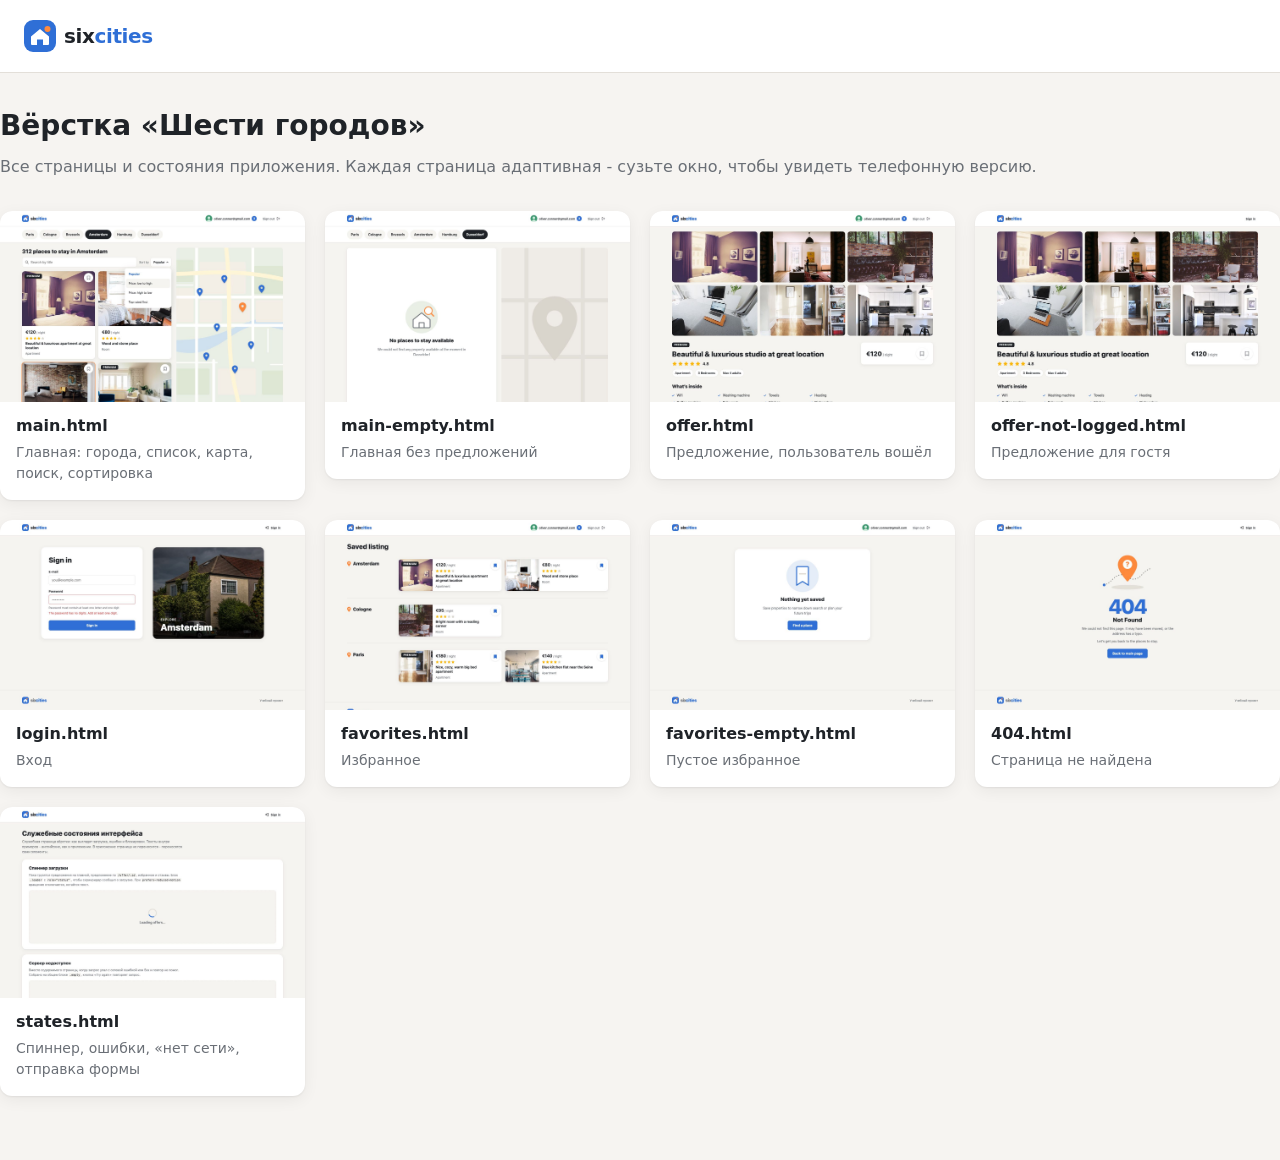
<file: markup/index.html>
<!DOCTYPE html>
<html lang="ru">
<head>
  <meta charset="utf-8">
  <meta name="viewport" content="width=device-width, initial-scale=1">
  <title>Six Cities - вёрстка</title>
  <link rel="icon" href="img/logo.svg">
  <link rel="stylesheet" href="css/main.css">
  <style>
    .catalog { padding: 32px 0 64px; }
    .catalog__title { margin-bottom: 8px; font-size: 28px; font-weight: 800; }
    .catalog__lead { margin-bottom: 32px; color: var(--color-muted); }
    .catalog__list { display: grid; grid-template-columns: repeat(auto-fill, minmax(260px, 1fr)); gap: 20px; }
    .catalog__item { display: flex; flex-direction: column; border-radius: var(--radius-m); background: var(--color-surface); box-shadow: var(--shadow-card); overflow: hidden; }
    .catalog__item:hover { box-shadow: 0 0 0 2px var(--color-primary), var(--shadow-card); }
    .catalog__preview { aspect-ratio: 16 / 10; object-fit: cover; object-position: top; background: var(--color-line); }
    .catalog__name { padding: 12px 16px 4px; font-weight: 700; }
    .catalog__text { padding: 0 16px 16px; color: var(--color-muted); font-size: 14px; }
  </style>
</head>
<body>
<div class="page">
  <header class="header">
    <div class="container header__inner">
      <a class="logo" href="index.html">
        <img class="logo__mark" src="img/logo.svg" width="32" height="32" alt="">
        <span class="logo__text">six<span>cities</span></span>
      </a>
    </div>
  </header>
  <main class="page__main container catalog">
    <h1 class="catalog__title">Вёрстка «Шести городов»</h1>
    <p class="catalog__lead">Все страницы и состояния приложения. Каждая страница адаптивная - сузьте окно, чтобы увидеть телефонную версию.</p>
    <ul class="catalog__list">
      <li><a class="catalog__item" href="main.html"><img class="catalog__preview" src="screenshots/main-desktop.jpg" alt=""><span class="catalog__name">main.html</span><span class="catalog__text">Главная: города, список, карта, поиск, сортировка</span></a></li>
      <li><a class="catalog__item" href="main-empty.html"><img class="catalog__preview" src="screenshots/main-empty-desktop.jpg" alt=""><span class="catalog__name">main-empty.html</span><span class="catalog__text">Главная без предложений</span></a></li>
      <li><a class="catalog__item" href="offer.html"><img class="catalog__preview" src="screenshots/offer-desktop.jpg" alt=""><span class="catalog__name">offer.html</span><span class="catalog__text">Предложение, пользователь вошёл</span></a></li>
      <li><a class="catalog__item" href="offer-not-logged.html"><img class="catalog__preview" src="screenshots/offer-not-logged-desktop.jpg" alt=""><span class="catalog__name">offer-not-logged.html</span><span class="catalog__text">Предложение для гостя</span></a></li>
      <li><a class="catalog__item" href="login.html"><img class="catalog__preview" src="screenshots/login-desktop.jpg" alt=""><span class="catalog__name">login.html</span><span class="catalog__text">Вход</span></a></li>
      <li><a class="catalog__item" href="favorites.html"><img class="catalog__preview" src="screenshots/favorites-desktop.jpg" alt=""><span class="catalog__name">favorites.html</span><span class="catalog__text">Избранное</span></a></li>
      <li><a class="catalog__item" href="favorites-empty.html"><img class="catalog__preview" src="screenshots/favorites-empty-desktop.jpg" alt=""><span class="catalog__name">favorites-empty.html</span><span class="catalog__text">Пустое избранное</span></a></li>
      <li><a class="catalog__item" href="404.html"><img class="catalog__preview" src="screenshots/404-desktop.jpg" alt=""><span class="catalog__name">404.html</span><span class="catalog__text">Страница не найдена</span></a></li>
      <li><a class="catalog__item" href="states.html"><img class="catalog__preview" src="screenshots/states-desktop.jpg" alt=""><span class="catalog__name">states.html</span><span class="catalog__text">Спиннер, ошибки, «нет сети», отправка формы</span></a></li>
    </ul>
  </main>
</div>
</body>
</html>
</file>
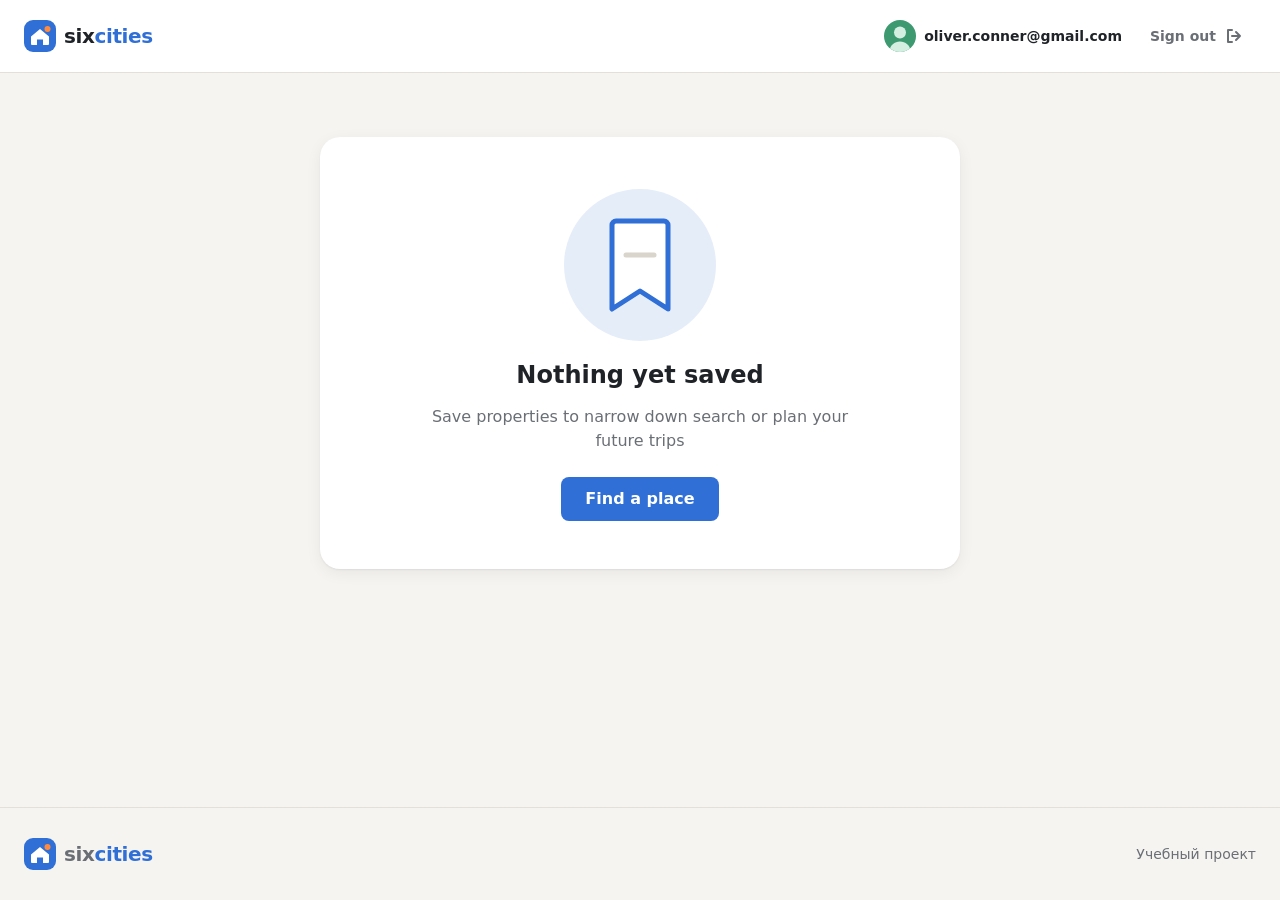
<file: markup/favorites-empty.html>
<!DOCTYPE html>
<html lang="en">
<head>
  <meta charset="utf-8">
  <meta name="viewport" content="width=device-width, initial-scale=1">
  <title>Six Cities - Favorites (0)</title>
  <link rel="icon" href="img/logo.svg">
  <link rel="stylesheet" href="css/main.css">
  <link rel="stylesheet" href="css/pages/favorites.css">
</head>
<body>
  <svg width="0" height="0" class="visually-hidden" aria-hidden="true">
    <symbol id="icon-bookmark" viewBox="0 0 20 20"><path d="M5 2.5h10a1 1 0 0 1 1 1V18l-6-3.8L4 18V3.5a1 1 0 0 1 1-1z" stroke-linejoin="round"/></symbol>
    <symbol id="icon-pin" viewBox="0 0 28 38"><path d="M14 0C6.3 0 0 6.1 0 13.7 0 24 14 38 14 38s14-14 14-24.3C28 6.1 21.7 0 14 0zm0 19a5.2 5.2 0 1 1 0-10.4A5.2 5.2 0 0 1 14 19z"/></symbol>
    <symbol id="icon-search" viewBox="0 0 20 20"><circle cx="8.5" cy="8.5" r="6"/><path d="m13 13 5 5" stroke-linecap="round"/></symbol>
    <symbol id="icon-arrow" viewBox="0 0 12 12"><path d="m2 4 4 4 4-4" stroke-linecap="round" stroke-linejoin="round"/></symbol>
    <symbol id="icon-star" viewBox="0 0 24 24"><path d="m12 2.5 2.9 6 6.6.9-4.8 4.6 1.2 6.5L12 17.4l-5.9 3.1 1.2-6.5L2.5 9.4l6.6-.9z"/></symbol>
    <symbol id="icon-alert" viewBox="0 0 20 20"><circle cx="10" cy="10" r="8"/><path d="M10 6v5M10 14h.01" stroke-linecap="round"/></symbol>
    <symbol id="icon-close" viewBox="0 0 20 20"><path d="m5 5 10 10M15 5 5 15" stroke-linecap="round"/></symbol>
  </svg>

<div class="page">
  <header class="header">
    <div class="container header__inner">
      <a class="logo" href="main.html" aria-label="Шесть городов - на главную">
        <img class="logo__mark" src="img/logo.svg" width="32" height="32" alt="">
        <span class="logo__text">six<span>cities</span></span>
      </a>
      <nav class="user-nav" aria-label="Пользователь">
        <a class="user-nav__link" href="favorites.html">
          <img class="user-nav__avatar" src="img/avatars/user-3.svg" width="32" height="32" alt="">
          <span class="user-nav__email">oliver.conner@gmail.com</span>
        </a>
        <a class="user-nav__link user-nav__link--signout" href="main.html">
          <span class="user-nav__label">Sign out</span>
          <svg width="20" height="20" viewBox="0 0 20 20" fill="none" stroke="currentColor" stroke-width="2" aria-hidden="true"><path d="M8 4H4v12h4M12 6l4 4-4 4M16 10H8" stroke-linecap="round" stroke-linejoin="round"/></svg>
        </a>
      </nav>
    </div>
  </header>

  <main class="page__main">
    <div class="container favorites favorites--empty">
      <h1 class="visually-hidden">Favorites (empty)</h1>
      <section class="empty favorites__empty" aria-labelledby="favorites-empty-title">
        <img class="empty__image" src="img/nothing-saved.svg" width="160" height="160" alt="">
        <h2 class="empty__title" id="favorites-empty-title">Nothing yet saved</h2>
        <p class="empty__text">Save properties to narrow down search or plan your future trips</p>
        <a class="button favorites__find" href="main.html">Find a place</a>
      </section>
    </div>
  </main>

  <footer class="footer">
    <div class="container footer__inner">
      <a class="logo" href="main.html" aria-label="Шесть городов - на главную">
        <img class="logo__mark" src="img/logo.svg" width="32" height="32" alt="">
        <span class="logo__text">six<span>cities</span></span>
      </a>
      <p>Учебный проект</p>
    </div>
  </footer>
</div>
</body>
</html>
</file>
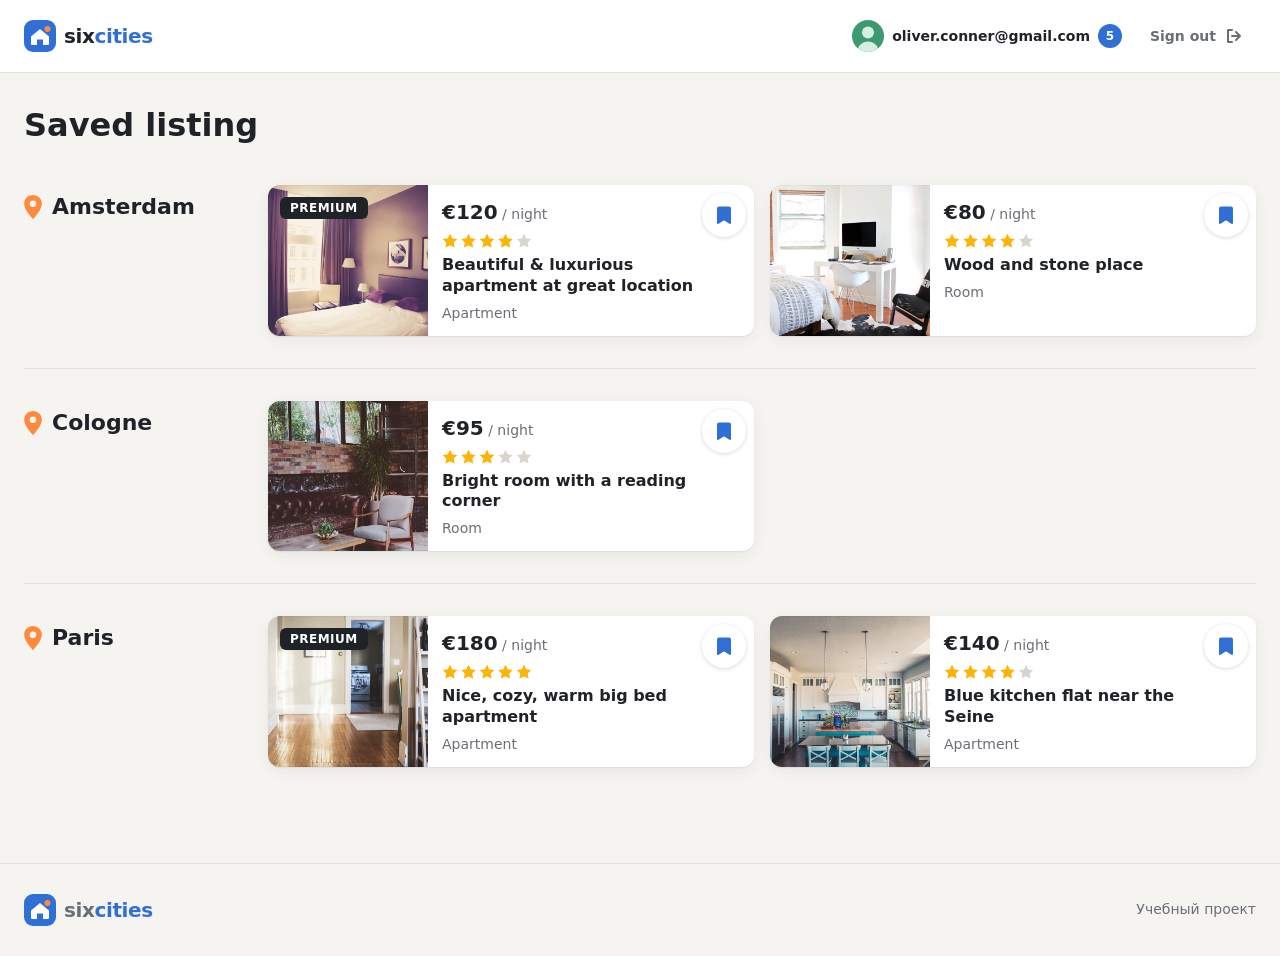
<file: markup/favorites.html>
<!DOCTYPE html>
<html lang="en">
<head>
  <meta charset="utf-8">
  <meta name="viewport" content="width=device-width, initial-scale=1">
  <title>Six Cities - Favorites (5)</title>
  <link rel="icon" href="img/logo.svg">
  <link rel="stylesheet" href="css/main.css">
  <link rel="stylesheet" href="css/pages/favorites.css">
</head>
<body>
  <svg width="0" height="0" class="visually-hidden" aria-hidden="true">
    <symbol id="icon-bookmark" viewBox="0 0 20 20"><path d="M5 2.5h10a1 1 0 0 1 1 1V18l-6-3.8L4 18V3.5a1 1 0 0 1 1-1z" stroke-linejoin="round"/></symbol>
    <symbol id="icon-pin" viewBox="0 0 28 38"><path d="M14 0C6.3 0 0 6.1 0 13.7 0 24 14 38 14 38s14-14 14-24.3C28 6.1 21.7 0 14 0zm0 19a5.2 5.2 0 1 1 0-10.4A5.2 5.2 0 0 1 14 19z"/></symbol>
    <symbol id="icon-search" viewBox="0 0 20 20"><circle cx="8.5" cy="8.5" r="6"/><path d="m13 13 5 5" stroke-linecap="round"/></symbol>
    <symbol id="icon-arrow" viewBox="0 0 12 12"><path d="m2 4 4 4 4-4" stroke-linecap="round" stroke-linejoin="round"/></symbol>
    <symbol id="icon-star" viewBox="0 0 24 24"><path d="m12 2.5 2.9 6 6.6.9-4.8 4.6 1.2 6.5L12 17.4l-5.9 3.1 1.2-6.5L2.5 9.4l6.6-.9z"/></symbol>
    <symbol id="icon-alert" viewBox="0 0 20 20"><circle cx="10" cy="10" r="8"/><path d="M10 6v5M10 14h.01" stroke-linecap="round"/></symbol>
    <symbol id="icon-close" viewBox="0 0 20 20"><path d="m5 5 10 10M15 5 5 15" stroke-linecap="round"/></symbol>
  </svg>

<div class="page">
  <header class="header">
    <div class="container header__inner">
      <a class="logo" href="main.html" aria-label="Шесть городов - на главную">
        <img class="logo__mark" src="img/logo.svg" width="32" height="32" alt="">
        <span class="logo__text">six<span>cities</span></span>
      </a>
      <nav class="user-nav" aria-label="Пользователь">
        <a class="user-nav__link" href="favorites.html">
          <img class="user-nav__avatar" src="img/avatars/user-3.svg" width="32" height="32" alt="">
          <span class="user-nav__email">oliver.conner@gmail.com</span>
          <span class="user-nav__count" aria-label="В избранном: 5">5</span>
        </a>
        <a class="user-nav__link user-nav__link--signout" href="main.html">
          <span class="user-nav__label">Sign out</span>
          <svg width="20" height="20" viewBox="0 0 20 20" fill="none" stroke="currentColor" stroke-width="2" aria-hidden="true"><path d="M8 4H4v12h4M12 6l4 4-4 4M16 10H8" stroke-linecap="round" stroke-linejoin="round"/></svg>
        </a>
      </nav>
    </div>
  </header>

  <main class="page__main">
    <div class="container favorites">
      <h1 class="favorites__title">Saved listing</h1>
      <ul class="favorites__list">
        <li class="favorites__group">
          <section class="favorites__city" aria-labelledby="fav-amsterdam">
            <h2 class="favorites__city-title" id="fav-amsterdam">
              <a class="favorites__city-link" href="main.html">
                <svg class="favorites__city-icon" aria-hidden="true"><use href="#icon-pin"></use></svg>
                Amsterdam
              </a>
            </h2>
            <div class="favorites__places">
              <article class="place-card place-card--row">
                <div class="place-card__image-wrapper">
                  <img class="place-card__image" src="img/offers/1.jpg" width="400" height="300" alt="Apartment">
                  <span class="badge place-card__badge">Premium</span>
                </div>
                <div class="place-card__info">
                  <p class="place-card__price"><b>&euro;120</b> / night</p>
                  <div class="rating" aria-label="Rating 4 of 5"><span class="rating__fill" style="--rating: 80%"></span></div>
                  <h3 class="place-card__title"><a href="offer.html">Beautiful &amp; luxurious apartment at great location</a></h3>
                  <p class="place-card__type">apartment</p>
                </div>
                <button class="bookmark place-card__bookmark bookmark--active" type="button" aria-pressed="true">
                  <svg aria-hidden="true"><use href="#icon-bookmark"></use></svg>
                  <span class="visually-hidden">Remove from favorites</span>
                </button>
              </article>
              <article class="place-card place-card--row">
                <div class="place-card__image-wrapper">
                  <img class="place-card__image" src="img/offers/2.jpg" width="400" height="300" alt="Room">
                </div>
                <div class="place-card__info">
                  <p class="place-card__price"><b>&euro;80</b> / night</p>
                  <div class="rating" aria-label="Rating 4 of 5"><span class="rating__fill" style="--rating: 80%"></span></div>
                  <h3 class="place-card__title"><a href="offer.html">Wood and stone place</a></h3>
                  <p class="place-card__type">room</p>
                </div>
                <button class="bookmark place-card__bookmark bookmark--active" type="button" aria-pressed="true">
                  <svg aria-hidden="true"><use href="#icon-bookmark"></use></svg>
                  <span class="visually-hidden">Remove from favorites</span>
                </button>
              </article>
            </div>
          </section>
        </li>
        <li class="favorites__group">
          <section class="favorites__city" aria-labelledby="fav-cologne">
            <h2 class="favorites__city-title" id="fav-cologne">
              <a class="favorites__city-link" href="main.html">
                <svg class="favorites__city-icon" aria-hidden="true"><use href="#icon-pin"></use></svg>
                Cologne
              </a>
            </h2>
            <div class="favorites__places">
              <article class="place-card place-card--row">
                <div class="place-card__image-wrapper">
                  <img class="place-card__image" src="img/offers/6.jpg" width="400" height="300" alt="Room">
                </div>
                <div class="place-card__info">
                  <p class="place-card__price"><b>&euro;95</b> / night</p>
                  <div class="rating" aria-label="Rating 3 of 5"><span class="rating__fill" style="--rating: 60%"></span></div>
                  <h3 class="place-card__title"><a href="offer.html">Bright room with a reading corner</a></h3>
                  <p class="place-card__type">room</p>
                </div>
                <button class="bookmark place-card__bookmark bookmark--active" type="button" aria-pressed="true">
                  <svg aria-hidden="true"><use href="#icon-bookmark"></use></svg>
                  <span class="visually-hidden">Remove from favorites</span>
                </button>
              </article>
            </div>
          </section>
        </li>
        <li class="favorites__group">
          <section class="favorites__city" aria-labelledby="fav-paris">
            <h2 class="favorites__city-title" id="fav-paris">
              <a class="favorites__city-link" href="main.html">
                <svg class="favorites__city-icon" aria-hidden="true"><use href="#icon-pin"></use></svg>
                Paris
              </a>
            </h2>
            <div class="favorites__places">
              <article class="place-card place-card--row">
                <div class="place-card__image-wrapper">
                  <img class="place-card__image" src="img/offers/10.jpg" width="400" height="300" alt="Apartment">
                  <span class="badge place-card__badge">Premium</span>
                </div>
                <div class="place-card__info">
                  <p class="place-card__price"><b>&euro;180</b> / night</p>
                  <div class="rating" aria-label="Rating 5 of 5"><span class="rating__fill" style="--rating: 100%"></span></div>
                  <h3 class="place-card__title"><a href="offer.html">Nice, cozy, warm big bed apartment</a></h3>
                  <p class="place-card__type">apartment</p>
                </div>
                <button class="bookmark place-card__bookmark bookmark--active" type="button" aria-pressed="true">
                  <svg aria-hidden="true"><use href="#icon-bookmark"></use></svg>
                  <span class="visually-hidden">Remove from favorites</span>
                </button>
              </article>
              <article class="place-card place-card--row">
                <div class="place-card__image-wrapper">
                  <img class="place-card__image" src="img/offers/11.jpg" width="400" height="300" alt="Apartment">
                </div>
                <div class="place-card__info">
                  <p class="place-card__price"><b>&euro;140</b> / night</p>
                  <div class="rating" aria-label="Rating 4 of 5"><span class="rating__fill" style="--rating: 80%"></span></div>
                  <h3 class="place-card__title"><a href="offer.html">Blue kitchen flat near the Seine</a></h3>
                  <p class="place-card__type">apartment</p>
                </div>
                <button class="bookmark place-card__bookmark bookmark--active" type="button" aria-pressed="true">
                  <svg aria-hidden="true"><use href="#icon-bookmark"></use></svg>
                  <span class="visually-hidden">Remove from favorites</span>
                </button>
              </article>
            </div>
          </section>
        </li>
      </ul>
    </div>
  </main>

  <footer class="footer">
    <div class="container footer__inner">
      <a class="logo" href="main.html" aria-label="Шесть городов - на главную">
        <img class="logo__mark" src="img/logo.svg" width="32" height="32" alt="">
        <span class="logo__text">six<span>cities</span></span>
      </a>
      <p>Учебный проект</p>
    </div>
  </footer>
</div>
</body>
</html>
</file>
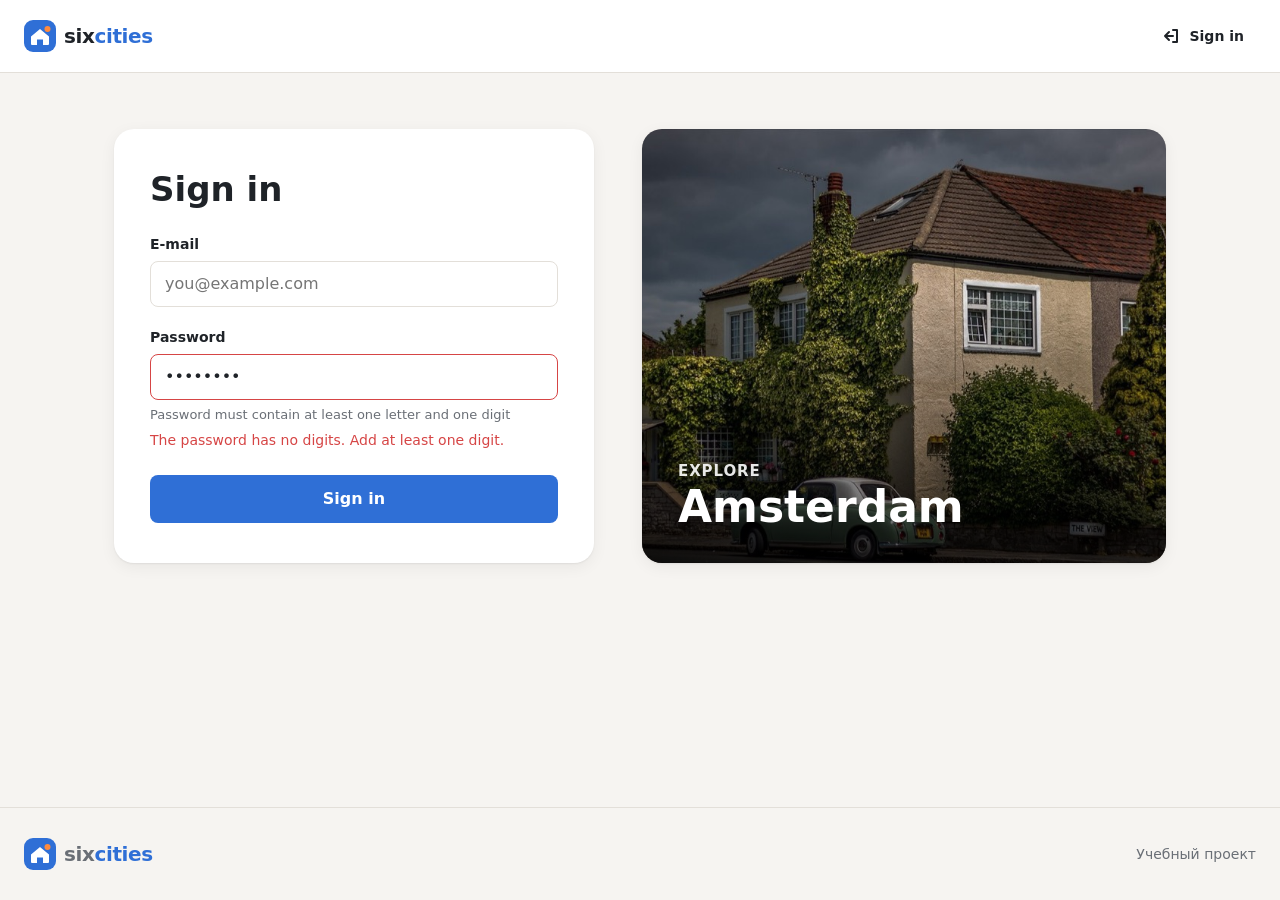
<file: markup/login.html>
<!DOCTYPE html>
<html lang="en">
<head>
  <meta charset="utf-8">
  <meta name="viewport" content="width=device-width, initial-scale=1">
  <title>Six Cities - Login</title>
  <link rel="icon" href="img/logo.svg">
  <link rel="stylesheet" href="css/main.css">
  <link rel="stylesheet" href="css/pages/login.css">
</head>
<body>
  <svg width="0" height="0" class="visually-hidden" aria-hidden="true">
    <symbol id="icon-bookmark" viewBox="0 0 20 20"><path d="M5 2.5h10a1 1 0 0 1 1 1V18l-6-3.8L4 18V3.5a1 1 0 0 1 1-1z" stroke-linejoin="round"/></symbol>
    <symbol id="icon-pin" viewBox="0 0 28 38"><path d="M14 0C6.3 0 0 6.1 0 13.7 0 24 14 38 14 38s14-14 14-24.3C28 6.1 21.7 0 14 0zm0 19a5.2 5.2 0 1 1 0-10.4A5.2 5.2 0 0 1 14 19z"/></symbol>
    <symbol id="icon-search" viewBox="0 0 20 20"><circle cx="8.5" cy="8.5" r="6"/><path d="m13 13 5 5" stroke-linecap="round"/></symbol>
    <symbol id="icon-arrow" viewBox="0 0 12 12"><path d="m2 4 4 4 4-4" stroke-linecap="round" stroke-linejoin="round"/></symbol>
    <symbol id="icon-star" viewBox="0 0 24 24"><path d="m12 2.5 2.9 6 6.6.9-4.8 4.6 1.2 6.5L12 17.4l-5.9 3.1 1.2-6.5L2.5 9.4l6.6-.9z"/></symbol>
    <symbol id="icon-alert" viewBox="0 0 20 20"><circle cx="10" cy="10" r="8"/><path d="M10 6v5M10 14h.01" stroke-linecap="round"/></symbol>
    <symbol id="icon-close" viewBox="0 0 20 20"><path d="m5 5 10 10M15 5 5 15" stroke-linecap="round"/></symbol>
  </svg>

<div class="page">
  <header class="header">
    <div class="container header__inner">
      <a class="logo" href="main.html" aria-label="Шесть городов - на главную">
        <img class="logo__mark" src="img/logo.svg" width="32" height="32" alt="">
        <span class="logo__text">six<span>cities</span></span>
      </a>
      <!-- Шапка гостя: вместо email и Sign out - одна ссылка на вход -->
      <nav class="user-nav" aria-label="Пользователь">
        <a class="user-nav__link" href="login.html" aria-current="page">
          <svg width="20" height="20" viewBox="0 0 20 20" fill="none" stroke="currentColor" stroke-width="2" aria-hidden="true"><path d="M12 4h4v12h-4M8 6l-4 4 4 4M4 10h8" stroke-linecap="round" stroke-linejoin="round"/></svg>
          Sign in
        </a>
      </nav>
    </div>
  </header>

  <main class="page__main">
    <div class="container login">
      <section class="login__panel" aria-labelledby="login-title">
        <h1 class="login__title" id="login-title">Sign in</h1>

        <!-- Состояние ошибки: у поля .field--error и aria-invalid, под полем .form-error -->
        <form class="login__form" action="#" method="post" novalidate>
          <div class="login__group">
            <label class="login__label" for="login-email">E-mail</label>
            <input class="field" id="login-email" type="email" name="email" placeholder="you@example.com" autocomplete="email" required>
          </div>

          <div class="login__group">
            <label class="login__label" for="login-password">Password</label>
            <input class="field field--error" id="login-password" type="password" name="password" placeholder="Password" autocomplete="current-password" required aria-invalid="true" aria-describedby="login-password-hint login-password-error" value="password">
            <p class="login__hint" id="login-password-hint">Password must contain at least one letter and one digit</p>
            <p class="form-error" id="login-password-error">The password has no digits. Add at least one digit.</p>
          </div>

          <button class="button login__submit" type="submit">Sign in</button>
        </form>
      </section>

      <!-- Случайный город из шести. Клик - на главную с этим городом -->
      <a class="login__city" href="main.html">
        <img class="login__city-image" src="img/offers/15.jpg" width="800" height="600" alt="">
        <span class="login__city-text">
          <span class="login__city-caption">Explore</span>
          <span class="login__city-name">Amsterdam</span>
        </span>
      </a>
    </div>
  </main>

  <footer class="footer">
    <div class="container footer__inner">
      <a class="logo" href="main.html" aria-label="Шесть городов - на главную">
        <img class="logo__mark" src="img/logo.svg" width="32" height="32" alt="">
        <span class="logo__text">six<span>cities</span></span>
      </a>
      <p>Учебный проект</p>
    </div>
  </footer>
</div>
</body>
</html>
</file>
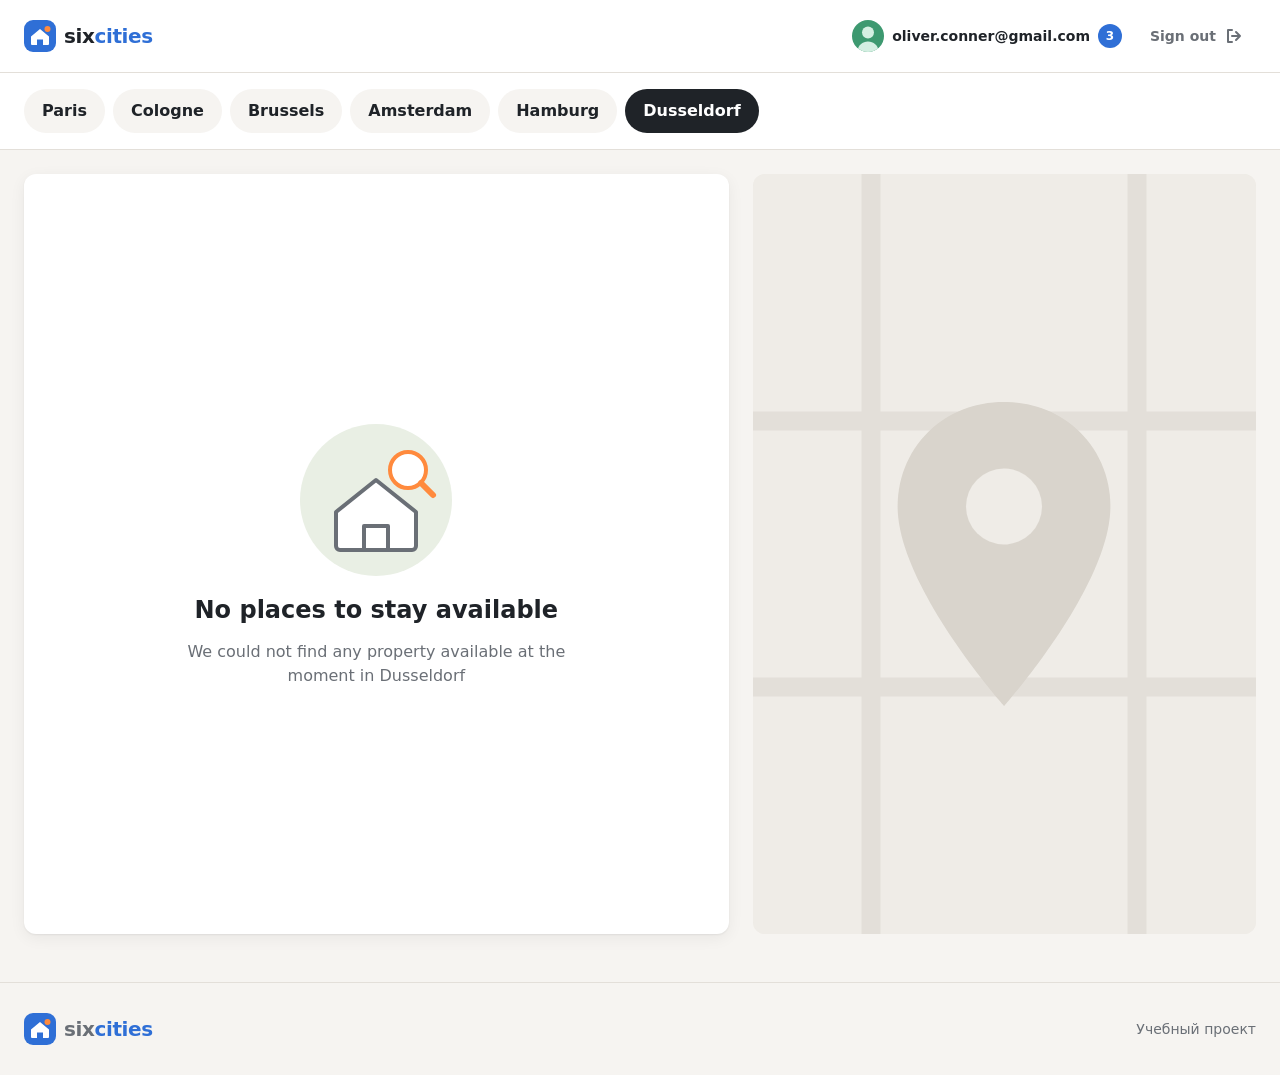
<file: markup/main-empty.html>
<!DOCTYPE html>
<html lang="en">
<head>
  <meta charset="utf-8">
  <meta name="viewport" content="width=device-width, initial-scale=1">
  <title>Six Cities - Dusseldorf</title>
  <link rel="icon" href="img/logo.svg">
  <link rel="stylesheet" href="css/main.css">
  <link rel="stylesheet" href="css/pages/main.css">
  <link rel="stylesheet" href="css/pages/main-empty.css">
</head>
<body>
  <svg width="0" height="0" class="visually-hidden" aria-hidden="true">
    <symbol id="icon-bookmark" viewBox="0 0 20 20"><path d="M5 2.5h10a1 1 0 0 1 1 1V18l-6-3.8L4 18V3.5a1 1 0 0 1 1-1z" stroke-linejoin="round"/></symbol>
    <symbol id="icon-pin" viewBox="0 0 28 38"><path d="M14 0C6.3 0 0 6.1 0 13.7 0 24 14 38 14 38s14-14 14-24.3C28 6.1 21.7 0 14 0zm0 19a5.2 5.2 0 1 1 0-10.4A5.2 5.2 0 0 1 14 19z"/></symbol>
    <symbol id="icon-search" viewBox="0 0 20 20"><circle cx="8.5" cy="8.5" r="6"/><path d="m13 13 5 5" stroke-linecap="round"/></symbol>
    <symbol id="icon-arrow" viewBox="0 0 12 12"><path d="m2 4 4 4 4-4" stroke-linecap="round" stroke-linejoin="round"/></symbol>
    <symbol id="icon-star" viewBox="0 0 24 24"><path d="m12 2.5 2.9 6 6.6.9-4.8 4.6 1.2 6.5L12 17.4l-5.9 3.1 1.2-6.5L2.5 9.4l6.6-.9z"/></symbol>
    <symbol id="icon-alert" viewBox="0 0 20 20"><circle cx="10" cy="10" r="8"/><path d="M10 6v5M10 14h.01" stroke-linecap="round"/></symbol>
    <symbol id="icon-close" viewBox="0 0 20 20"><path d="m5 5 10 10M15 5 5 15" stroke-linecap="round"/></symbol>
  </svg>

<div class="page">
  <header class="header">
    <div class="container header__inner">
      <a class="logo" href="main.html" aria-label="Шесть городов - на главную">
        <img class="logo__mark" src="img/logo.svg" width="32" height="32" alt="">
        <span class="logo__text">six<span>cities</span></span>
      </a>
      <nav class="user-nav" aria-label="Пользователь">
        <a class="user-nav__link" href="favorites.html">
          <img class="user-nav__avatar" src="img/avatars/user-3.svg" width="32" height="32" alt="">
          <span class="user-nav__email">oliver.conner@gmail.com</span>
          <span class="user-nav__count" aria-label="В избранном: 3">3</span>
        </a>
        <a class="user-nav__link user-nav__link--signout" href="main.html">
          <span class="user-nav__label">Sign out</span>
          <svg width="20" height="20" viewBox="0 0 20 20" fill="none" stroke="currentColor" stroke-width="2" aria-hidden="true"><path d="M8 4H4v12h4M12 6l4 4-4 4M16 10H8" stroke-linecap="round" stroke-linejoin="round"/></svg>
        </a>
      </nav>
    </div>
  </header>

  <main class="page__main">
    <h1 class="visually-hidden">Cities</h1>
    <nav class="cities" aria-label="Cities">
      <div class="container">
        <ul class="cities__list">
          <li><a class="cities__link" href="#">Paris</a></li>
          <li><a class="cities__link" href="#">Cologne</a></li>
          <li><a class="cities__link" href="#">Brussels</a></li>
          <li><a class="cities__link" href="#">Amsterdam</a></li>
          <li><a class="cities__link" href="#">Hamburg</a></li>
          <li><a class="cities__link cities__link--active" href="#" aria-current="page">Dusseldorf</a></li>
        </ul>
      </div>
    </nav>

    <div class="container places-layout places-layout--empty">
      <section class="places places-layout__list" aria-labelledby="places-empty-title">
        <div class="empty places__empty">
          <img class="empty__image" src="img/no-places.svg" width="160" height="160" alt="">
          <h2 class="empty__title" id="places-empty-title">No places to stay available</h2>
          <p class="empty__text">We could not find any property available at the moment in Dusseldorf</p>
        </div>
      </section>

      <div class="places-layout__map" aria-hidden="true">
        <div class="map-placeholder">
          <img class="map-placeholder__image" src="img/map-placeholder.svg" width="400" height="400" alt="">
        </div>
      </div>
    </div>
  </main>

  <footer class="footer">
    <div class="container footer__inner">
      <a class="logo" href="main.html" aria-label="Шесть городов - на главную">
        <img class="logo__mark" src="img/logo.svg" width="32" height="32" alt="">
        <span class="logo__text">six<span>cities</span></span>
      </a>
      <p>Учебный проект</p>
    </div>
  </footer>
</div>
</body>
</html>
</file>
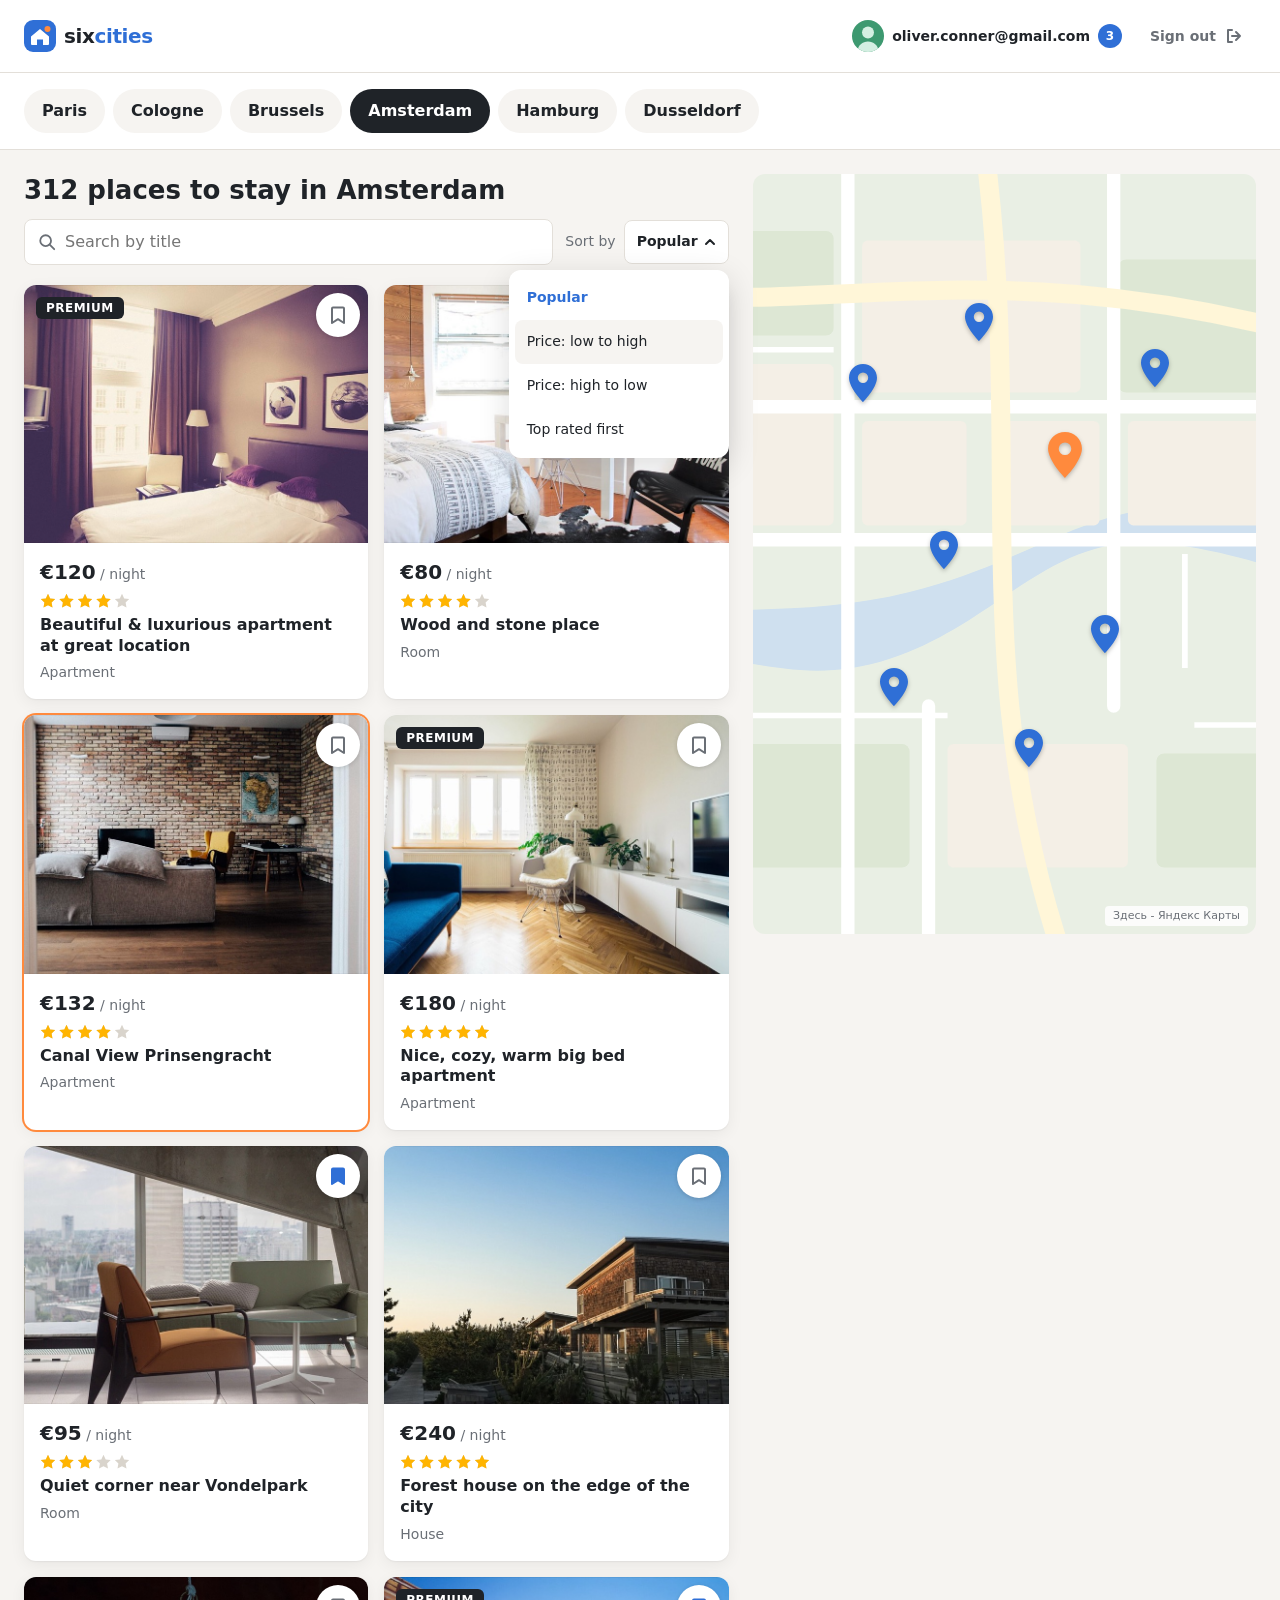
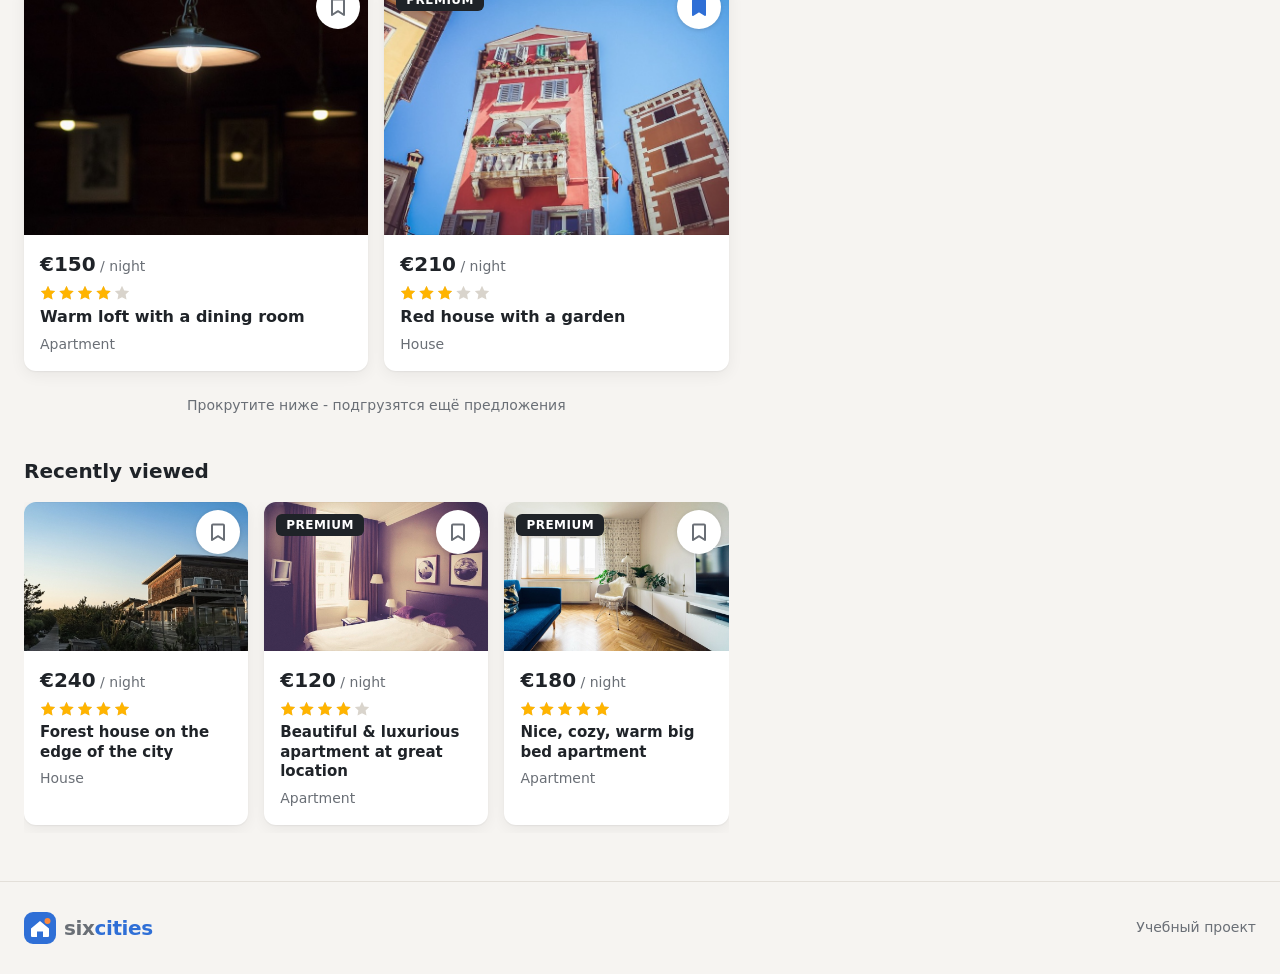
<file: markup/main.html>
<!DOCTYPE html>
<html lang="en">
<head>
  <meta charset="utf-8">
  <meta name="viewport" content="width=device-width, initial-scale=1">
  <title>Six Cities - Amsterdam</title>
  <link rel="icon" href="img/logo.svg">
  <link rel="stylesheet" href="css/main.css">
  <link rel="stylesheet" href="css/pages/main.css">
</head>
<body>
  <svg width="0" height="0" class="visually-hidden" aria-hidden="true">
    <symbol id="icon-bookmark" viewBox="0 0 20 20"><path d="M5 2.5h10a1 1 0 0 1 1 1V18l-6-3.8L4 18V3.5a1 1 0 0 1 1-1z" stroke-linejoin="round"/></symbol>
    <symbol id="icon-pin" viewBox="0 0 28 38"><path d="M14 0C6.3 0 0 6.1 0 13.7 0 24 14 38 14 38s14-14 14-24.3C28 6.1 21.7 0 14 0zm0 19a5.2 5.2 0 1 1 0-10.4A5.2 5.2 0 0 1 14 19z"/></symbol>
    <symbol id="icon-search" viewBox="0 0 20 20"><circle cx="8.5" cy="8.5" r="6"/><path d="m13 13 5 5" stroke-linecap="round"/></symbol>
    <symbol id="icon-arrow" viewBox="0 0 12 12"><path d="m2 4 4 4 4-4" stroke-linecap="round" stroke-linejoin="round"/></symbol>
    <symbol id="icon-star" viewBox="0 0 24 24"><path d="m12 2.5 2.9 6 6.6.9-4.8 4.6 1.2 6.5L12 17.4l-5.9 3.1 1.2-6.5L2.5 9.4l6.6-.9z"/></symbol>
    <symbol id="icon-alert" viewBox="0 0 20 20"><circle cx="10" cy="10" r="8"/><path d="M10 6v5M10 14h.01" stroke-linecap="round"/></symbol>
    <symbol id="icon-close" viewBox="0 0 20 20"><path d="m5 5 10 10M15 5 5 15" stroke-linecap="round"/></symbol>
  </svg>

<div class="page">
  <header class="header">
    <div class="container header__inner">
      <a class="logo" href="main.html" aria-label="Шесть городов - на главную">
        <img class="logo__mark" src="img/logo.svg" width="32" height="32" alt="">
        <span class="logo__text">six<span>cities</span></span>
      </a>
      <nav class="user-nav" aria-label="Пользователь">
        <a class="user-nav__link" href="favorites.html">
          <img class="user-nav__avatar" src="img/avatars/user-3.svg" width="32" height="32" alt="">
          <span class="user-nav__email">oliver.conner@gmail.com</span>
          <span class="user-nav__count" aria-label="В избранном: 3">3</span>
        </a>
        <a class="user-nav__link user-nav__link--signout" href="main.html">
          <span class="user-nav__label">Sign out</span>
          <svg width="20" height="20" viewBox="0 0 20 20" fill="none" stroke="currentColor" stroke-width="2" aria-hidden="true"><path d="M8 4H4v12h4M12 6l4 4-4 4M16 10H8" stroke-linecap="round" stroke-linejoin="round"/></svg>
        </a>
      </nav>
    </div>
  </header>

  <main class="page__main">
    <h1 class="visually-hidden">Cities</h1>
    <nav class="cities" aria-label="Cities">
      <div class="container">
        <ul class="cities__list">
          <li><a class="cities__link" href="#">Paris</a></li>
          <li><a class="cities__link" href="#">Cologne</a></li>
          <li><a class="cities__link" href="#">Brussels</a></li>
          <li><a class="cities__link cities__link--active" href="#" aria-current="page">Amsterdam</a></li>
          <li><a class="cities__link" href="#">Hamburg</a></li>
          <li><a class="cities__link" href="#">Dusseldorf</a></li>
        </ul>
      </div>
    </nav>

    <div class="container places-layout">
      <div class="view-switch" role="radiogroup" aria-label="View">
        <input class="view-switch__input" type="radio" name="view" id="view-list" checked>
        <label class="view-switch__label" for="view-list">List</label>
        <input class="view-switch__input" type="radio" name="view" id="view-map">
        <label class="view-switch__label" for="view-map">Map</label>
      </div>

      <section class="places-layout__map" aria-label="Map">
        <div class="map">
            <span class="map__pin" style="left: 22%; top: 30%;"><svg aria-hidden="true"><use href="#icon-pin"></use></svg></span>
            <span class="map__pin" style="left: 45%; top: 22%;"><svg aria-hidden="true"><use href="#icon-pin"></use></svg></span>
            <span class="map__pin map__pin--active" style="left: 62%; top: 40%;"><svg aria-hidden="true"><use href="#icon-pin"></use></svg></span>
            <span class="map__pin" style="left: 38%; top: 52%;"><svg aria-hidden="true"><use href="#icon-pin"></use></svg></span>
            <span class="map__pin" style="left: 70%; top: 63%;"><svg aria-hidden="true"><use href="#icon-pin"></use></svg></span>
            <span class="map__pin" style="left: 28%; top: 70%;"><svg aria-hidden="true"><use href="#icon-pin"></use></svg></span>
            <span class="map__pin" style="left: 55%; top: 78%;"><svg aria-hidden="true"><use href="#icon-pin"></use></svg></span>
            <span class="map__pin" style="left: 80%; top: 28%;"><svg aria-hidden="true"><use href="#icon-pin"></use></svg></span>
          <span class="map__note">Здесь - Яндекс Карты</span>
        </div>
      </section>

      <section class="places places-layout__list">
        <div class="places__head">
          <h2 class="places__title">312 places to stay in Amsterdam</h2>
          <div class="places__tools">
            <label class="search">
              <span class="visually-hidden">Search by title</span>
              <svg class="search__icon" aria-hidden="true"><use href="#icon-search"></use></svg>
              <input class="field search__input" type="search" placeholder="Search by title" value="">
            </label>
            <div class="sort sort--opened">
              <span class="sort__caption" id="sort-caption">Sort by</span>
              <button class="sort__current" type="button" aria-haspopup="listbox" aria-expanded="true" aria-labelledby="sort-caption sort-current">
                <span id="sort-current">Popular</span>
                <svg class="sort__arrow" aria-hidden="true"><use href="#icon-arrow"></use></svg>
              </button>
              <ul class="sort__list" role="listbox" aria-labelledby="sort-caption">
                <li class="sort__option sort__option--active" role="option" aria-selected="true">Popular</li>
                <li class="sort__option sort__option--focused" role="option" aria-selected="false">Price: low to high</li>
                <li class="sort__option" role="option" aria-selected="false">Price: high to low</li>
                <li class="sort__option" role="option" aria-selected="false">Top rated first</li>
              </ul>
            </div>
          </div>
        </div>

        <div class="places-grid">
          <article class="place-card">
            <div class="place-card__image-wrapper">
              <img class="place-card__image" src="img/offers/1.jpg" width="400" height="300" alt="Apartment">
            <span class="badge place-card__badge">Premium</span>
              <button class="bookmark place-card__bookmark" type="button" aria-pressed="false">
                <svg aria-hidden="true"><use href="#icon-bookmark"></use></svg>
                <span class="visually-hidden">Add to favorites</span>
              </button>
            </div>
            <div class="place-card__info">
              <p class="place-card__price"><b>&euro;120</b> / night</p>
              <div class="rating" aria-label="Rating 4 of 5"><span class="rating__fill" style="--rating: 80%"></span></div>
              <h3 class="place-card__title"><a href="offer.html">Beautiful &amp; luxurious apartment at great location</a></h3>
              <p class="place-card__type">apartment</p>
            </div>
          </article>
          <article class="place-card">
            <div class="place-card__image-wrapper">
              <img class="place-card__image" src="img/offers/2.jpg" width="400" height="300" alt="Room">
              <button class="bookmark place-card__bookmark bookmark--active" type="button" aria-pressed="true">
                <svg aria-hidden="true"><use href="#icon-bookmark"></use></svg>
                <span class="visually-hidden">Remove from favorites</span>
              </button>
            </div>
            <div class="place-card__info">
              <p class="place-card__price"><b>&euro;80</b> / night</p>
              <div class="rating" aria-label="Rating 4 of 5"><span class="rating__fill" style="--rating: 80%"></span></div>
              <h3 class="place-card__title"><a href="offer.html">Wood and stone place</a></h3>
              <p class="place-card__type">room</p>
            </div>
          </article>
          <article class="place-card place-card--active">
            <div class="place-card__image-wrapper">
              <img class="place-card__image" src="img/offers/3.jpg" width="400" height="300" alt="Apartment">
              <button class="bookmark place-card__bookmark" type="button" aria-pressed="false">
                <svg aria-hidden="true"><use href="#icon-bookmark"></use></svg>
                <span class="visually-hidden">Add to favorites</span>
              </button>
            </div>
            <div class="place-card__info">
              <p class="place-card__price"><b>&euro;132</b> / night</p>
              <div class="rating" aria-label="Rating 4 of 5"><span class="rating__fill" style="--rating: 80%"></span></div>
              <h3 class="place-card__title"><a href="offer.html">Canal View Prinsengracht</a></h3>
              <p class="place-card__type">apartment</p>
            </div>
          </article>
          <article class="place-card">
            <div class="place-card__image-wrapper">
              <img class="place-card__image" src="img/offers/5.jpg" width="400" height="300" alt="Apartment">
            <span class="badge place-card__badge">Premium</span>
              <button class="bookmark place-card__bookmark" type="button" aria-pressed="false">
                <svg aria-hidden="true"><use href="#icon-bookmark"></use></svg>
                <span class="visually-hidden">Add to favorites</span>
              </button>
            </div>
            <div class="place-card__info">
              <p class="place-card__price"><b>&euro;180</b> / night</p>
              <div class="rating" aria-label="Rating 5 of 5"><span class="rating__fill" style="--rating: 100%"></span></div>
              <h3 class="place-card__title"><a href="offer.html">Nice, cozy, warm big bed apartment</a></h3>
              <p class="place-card__type">apartment</p>
            </div>
          </article>
          <article class="place-card">
            <div class="place-card__image-wrapper">
              <img class="place-card__image" src="img/offers/9.jpg" width="400" height="300" alt="Room">
              <button class="bookmark place-card__bookmark bookmark--active" type="button" aria-pressed="true">
                <svg aria-hidden="true"><use href="#icon-bookmark"></use></svg>
                <span class="visually-hidden">Remove from favorites</span>
              </button>
            </div>
            <div class="place-card__info">
              <p class="place-card__price"><b>&euro;95</b> / night</p>
              <div class="rating" aria-label="Rating 3 of 5"><span class="rating__fill" style="--rating: 60%"></span></div>
              <h3 class="place-card__title"><a href="offer.html">Quiet corner near Vondelpark</a></h3>
              <p class="place-card__type">room</p>
            </div>
          </article>
          <article class="place-card">
            <div class="place-card__image-wrapper">
              <img class="place-card__image" src="img/offers/13.jpg" width="400" height="300" alt="House">
              <button class="bookmark place-card__bookmark" type="button" aria-pressed="false">
                <svg aria-hidden="true"><use href="#icon-bookmark"></use></svg>
                <span class="visually-hidden">Add to favorites</span>
              </button>
            </div>
            <div class="place-card__info">
              <p class="place-card__price"><b>&euro;240</b> / night</p>
              <div class="rating" aria-label="Rating 5 of 5"><span class="rating__fill" style="--rating: 100%"></span></div>
              <h3 class="place-card__title"><a href="offer.html">Forest house on the edge of the city</a></h3>
              <p class="place-card__type">house</p>
            </div>
          </article>
          <article class="place-card">
            <div class="place-card__image-wrapper">
              <img class="place-card__image" src="img/offers/7.jpg" width="400" height="300" alt="Apartment">
              <button class="bookmark place-card__bookmark" type="button" aria-pressed="false">
                <svg aria-hidden="true"><use href="#icon-bookmark"></use></svg>
                <span class="visually-hidden">Add to favorites</span>
              </button>
            </div>
            <div class="place-card__info">
              <p class="place-card__price"><b>&euro;150</b> / night</p>
              <div class="rating" aria-label="Rating 4 of 5"><span class="rating__fill" style="--rating: 80%"></span></div>
              <h3 class="place-card__title"><a href="offer.html">Warm loft with a dining room</a></h3>
              <p class="place-card__type">apartment</p>
            </div>
          </article>
          <article class="place-card">
            <div class="place-card__image-wrapper">
              <img class="place-card__image" src="img/offers/14.jpg" width="400" height="300" alt="House">
            <span class="badge place-card__badge">Premium</span>
              <button class="bookmark place-card__bookmark bookmark--active" type="button" aria-pressed="true">
                <svg aria-hidden="true"><use href="#icon-bookmark"></use></svg>
                <span class="visually-hidden">Remove from favorites</span>
              </button>
            </div>
            <div class="place-card__info">
              <p class="place-card__price"><b>&euro;210</b> / night</p>
              <div class="rating" aria-label="Rating 3 of 5"><span class="rating__fill" style="--rating: 60%"></span></div>
              <h3 class="place-card__title"><a href="offer.html">Red house with a garden</a></h3>
              <p class="place-card__type">house</p>
            </div>
          </article>
        </div>
        <p class="places__more">Прокрутите ниже - подгрузятся ещё предложения</p>

        <section class="recent" aria-labelledby="recent-title">
          <h2 class="recent__title" id="recent-title">Recently viewed</h2>
          <div class="recent__list">
            <article class="place-card">
              <div class="place-card__image-wrapper">
                <img class="place-card__image" src="img/offers/13.jpg" width="400" height="300" alt="House">
                <button class="bookmark place-card__bookmark" type="button" aria-pressed="false">
                  <svg aria-hidden="true"><use href="#icon-bookmark"></use></svg>
                  <span class="visually-hidden">Add to favorites</span>
                </button>
              </div>
              <div class="place-card__info">
                <p class="place-card__price"><b>&euro;240</b> / night</p>
                <div class="rating" aria-label="Rating 5 of 5"><span class="rating__fill" style="--rating: 100%"></span></div>
                <h3 class="place-card__title"><a href="offer.html">Forest house on the edge of the city</a></h3>
                <p class="place-card__type">house</p>
              </div>
            </article>
            <article class="place-card">
              <div class="place-card__image-wrapper">
                <img class="place-card__image" src="img/offers/1.jpg" width="400" height="300" alt="Apartment">
              <span class="badge place-card__badge">Premium</span>
                <button class="bookmark place-card__bookmark" type="button" aria-pressed="false">
                  <svg aria-hidden="true"><use href="#icon-bookmark"></use></svg>
                  <span class="visually-hidden">Add to favorites</span>
                </button>
              </div>
              <div class="place-card__info">
                <p class="place-card__price"><b>&euro;120</b> / night</p>
                <div class="rating" aria-label="Rating 4 of 5"><span class="rating__fill" style="--rating: 80%"></span></div>
                <h3 class="place-card__title"><a href="offer.html">Beautiful &amp; luxurious apartment at great location</a></h3>
                <p class="place-card__type">apartment</p>
              </div>
            </article>
            <article class="place-card">
              <div class="place-card__image-wrapper">
                <img class="place-card__image" src="img/offers/5.jpg" width="400" height="300" alt="Apartment">
              <span class="badge place-card__badge">Premium</span>
                <button class="bookmark place-card__bookmark" type="button" aria-pressed="false">
                  <svg aria-hidden="true"><use href="#icon-bookmark"></use></svg>
                  <span class="visually-hidden">Add to favorites</span>
                </button>
              </div>
              <div class="place-card__info">
                <p class="place-card__price"><b>&euro;180</b> / night</p>
                <div class="rating" aria-label="Rating 5 of 5"><span class="rating__fill" style="--rating: 100%"></span></div>
                <h3 class="place-card__title"><a href="offer.html">Nice, cozy, warm big bed apartment</a></h3>
                <p class="place-card__type">apartment</p>
              </div>
            </article>
          </div>
        </section>
      </section>
    </div>
  </main>

  <footer class="footer">
    <div class="container footer__inner">
      <a class="logo" href="main.html" aria-label="Шесть городов - на главную">
        <img class="logo__mark" src="img/logo.svg" width="32" height="32" alt="">
        <span class="logo__text">six<span>cities</span></span>
      </a>
      <p>Учебный проект</p>
    </div>
  </footer>
</div>
</body>
</html>
</file>
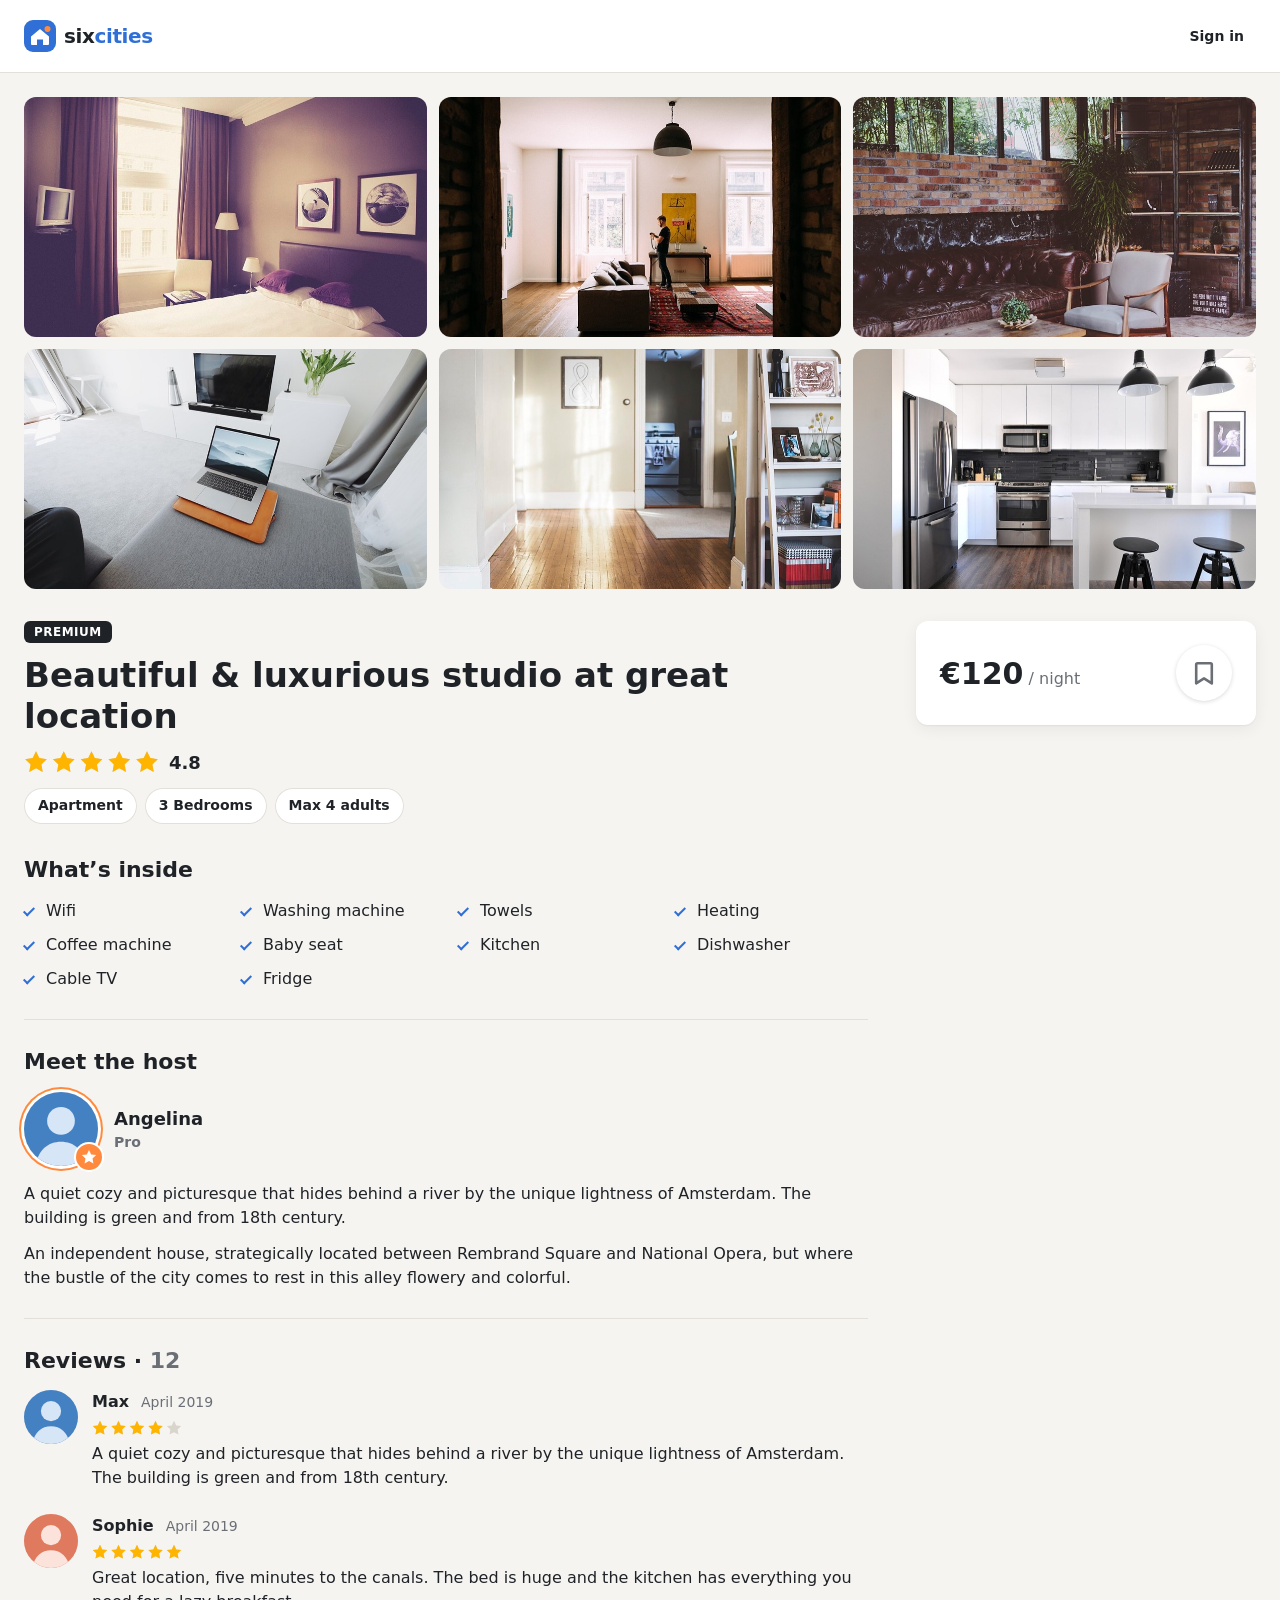
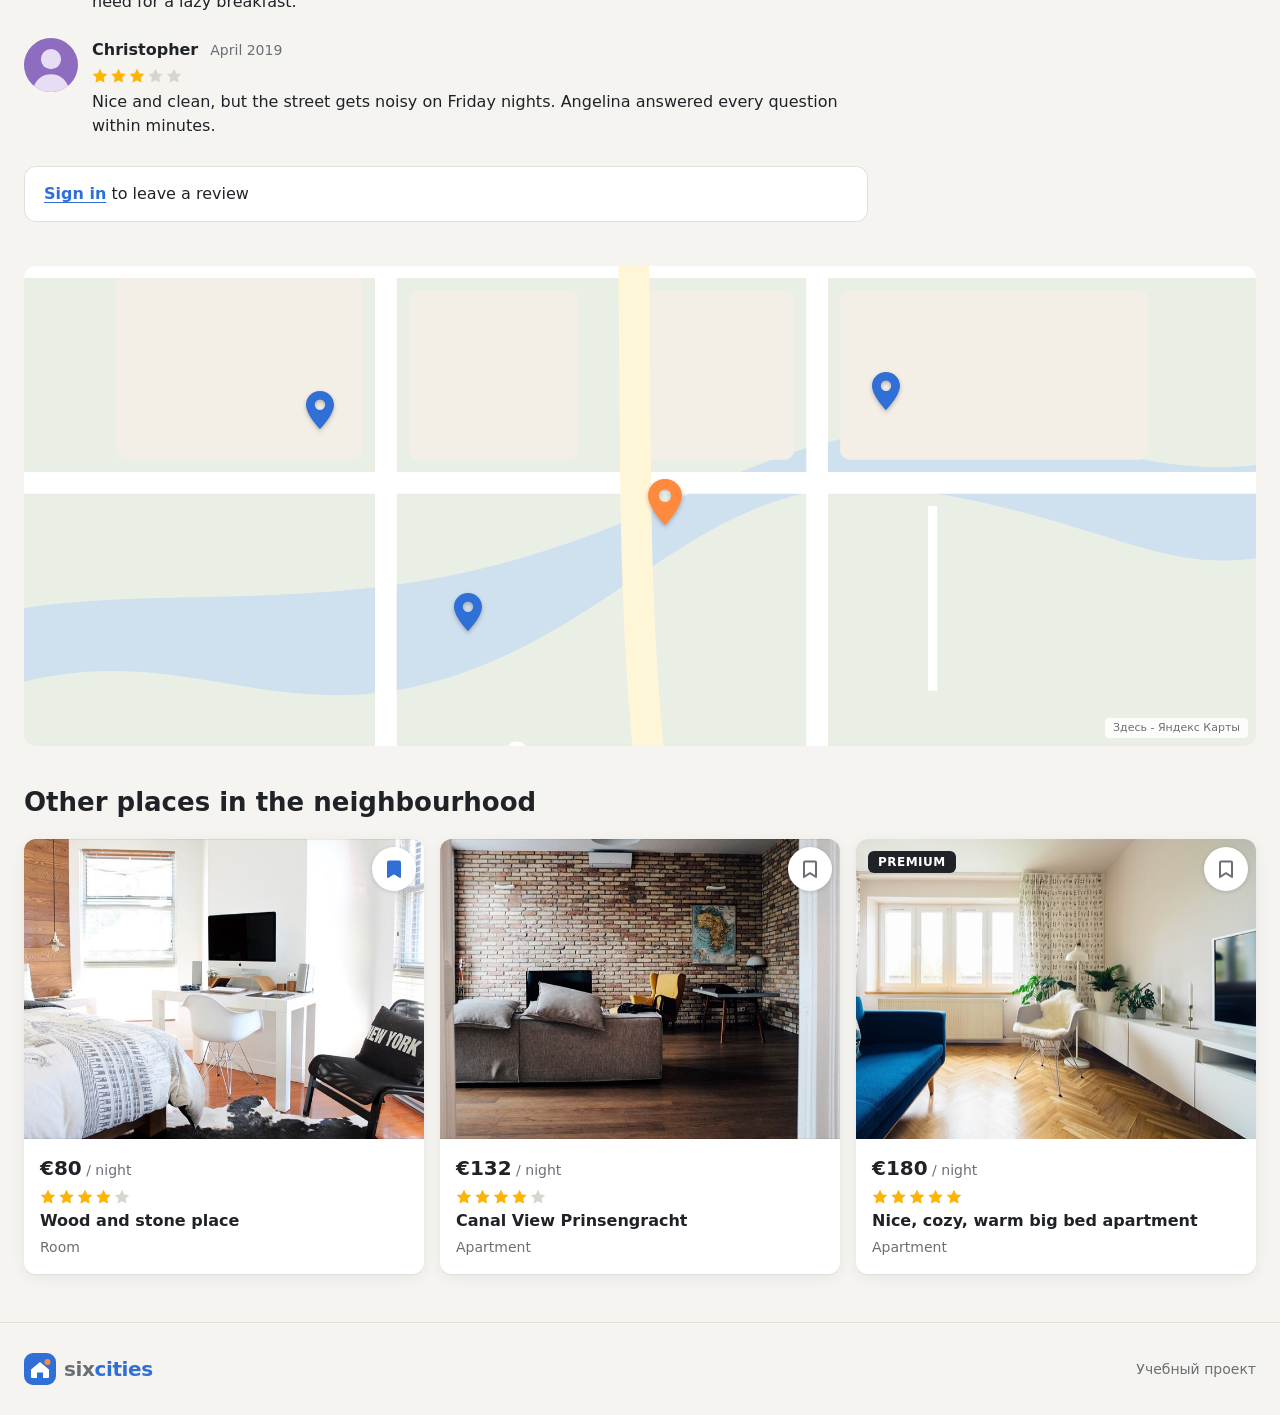
<file: markup/offer-not-logged.html>
<!DOCTYPE html>
<html lang="en">
<head>
  <meta charset="utf-8">
  <meta name="viewport" content="width=device-width, initial-scale=1">
  <title>Six Cities - Beautiful &amp; luxurious studio at great location</title>
  <link rel="icon" href="img/logo.svg">
  <link rel="stylesheet" href="css/main.css">
  <link rel="stylesheet" href="css/pages/offer.css">
</head>
<body>
  <svg width="0" height="0" class="visually-hidden" aria-hidden="true">
    <symbol id="icon-bookmark" viewBox="0 0 20 20"><path d="M5 2.5h10a1 1 0 0 1 1 1V18l-6-3.8L4 18V3.5a1 1 0 0 1 1-1z" stroke-linejoin="round"/></symbol>
    <symbol id="icon-pin" viewBox="0 0 28 38"><path d="M14 0C6.3 0 0 6.1 0 13.7 0 24 14 38 14 38s14-14 14-24.3C28 6.1 21.7 0 14 0zm0 19a5.2 5.2 0 1 1 0-10.4A5.2 5.2 0 0 1 14 19z"/></symbol>
    <symbol id="icon-search" viewBox="0 0 20 20"><circle cx="8.5" cy="8.5" r="6"/><path d="m13 13 5 5" stroke-linecap="round"/></symbol>
    <symbol id="icon-arrow" viewBox="0 0 12 12"><path d="m2 4 4 4 4-4" stroke-linecap="round" stroke-linejoin="round"/></symbol>
    <symbol id="icon-star" viewBox="0 0 24 24"><path d="m12 2.5 2.9 6 6.6.9-4.8 4.6 1.2 6.5L12 17.4l-5.9 3.1 1.2-6.5L2.5 9.4l6.6-.9z"/></symbol>
    <symbol id="icon-alert" viewBox="0 0 20 20"><circle cx="10" cy="10" r="8"/><path d="M10 6v5M10 14h.01" stroke-linecap="round"/></symbol>
    <symbol id="icon-close" viewBox="0 0 20 20"><path d="m5 5 10 10M15 5 5 15" stroke-linecap="round"/></symbol>
  </svg>

<div class="page">
  <header class="header">
    <div class="container header__inner">
      <a class="logo" href="main.html" aria-label="Шесть городов - на главную">
        <img class="logo__mark" src="img/logo.svg" width="32" height="32" alt="">
        <span class="logo__text">six<span>cities</span></span>
      </a>
      <nav class="user-nav" aria-label="Пользователь">
        <a class="user-nav__link" href="login.html">Sign in</a>
      </nav>
    </div>
  </header>

  <main class="page__main offer">
    <!-- Галерея: до 6 фото. Телефон - лента со scroll-snap, планшет - 2 колонки, десктоп - сетка -->
    <div class="container">
      <ul class="gallery" aria-label="Photos">
        <li class="gallery__item"><img class="gallery__image" src="img/offers/1.jpg" width="800" height="600" alt="Living room with a sofa"></li>
        <li class="gallery__item"><img class="gallery__image" src="img/offers/4.jpg" width="800" height="600" alt="Bedroom"></li>
        <li class="gallery__item"><img class="gallery__image" src="img/offers/6.jpg" width="800" height="600" alt="Kitchen"></li>
        <li class="gallery__item"><img class="gallery__image" src="img/offers/8.jpg" width="800" height="600" alt="Bathroom"></li>
        <li class="gallery__item"><img class="gallery__image" src="img/offers/10.jpg" width="800" height="600" alt="Dining area"></li>
        <li class="gallery__item"><img class="gallery__image" src="img/offers/12.jpg" width="800" height="600" alt="View from the window"></li>
      </ul>
    </div>

    <div class="container offer__layout">
      <div class="offer__head">
        <span class="badge offer__badge">Premium</span>
        <h1 class="offer__title">Beautiful &amp; luxurious studio at great location</h1>
        <div class="offer__rating">
          <!-- Звёзды - округлённое значение (5 → 100%), число - как пришло с сервера -->
          <div class="rating rating--large" aria-hidden="true"><span class="rating__fill" style="--rating: 100%"></span></div>
          <span class="offer__rating-value"><span class="visually-hidden">Rating </span>4.8</span>
        </div>
        <ul class="offer__features">
          <li class="offer__feature offer__feature--type">Apartment</li>
          <li class="offer__feature offer__feature--bedrooms">3 Bedrooms</li>
          <li class="offer__feature offer__feature--adults">Max 4 adults</li>
        </ul>
      </div>

      <aside class="offer__aside" aria-label="Booking">
        <div class="offer-summary">
          <p class="offer-summary__price"><b>&euro;120</b> / night</p>
          <button class="bookmark offer-summary__bookmark" type="button" aria-pressed="false">
            <svg aria-hidden="true"><use href="#icon-bookmark"></use></svg>
            <span class="visually-hidden">Add to favorites</span>
          </button>
        </div>
      </aside>

      <div class="offer__details">
        <section class="offer__section" aria-labelledby="goods-title">
          <h2 class="offer__section-title" id="goods-title">What&rsquo;s inside</h2>
          <ul class="goods">
            <li class="goods__item">Wifi</li>
            <li class="goods__item">Washing machine</li>
            <li class="goods__item">Towels</li>
            <li class="goods__item">Heating</li>
            <li class="goods__item">Coffee machine</li>
            <li class="goods__item">Baby seat</li>
            <li class="goods__item">Kitchen</li>
            <li class="goods__item">Dishwasher</li>
            <li class="goods__item">Cable TV</li>
            <li class="goods__item">Fridge</li>
          </ul>
        </section>

        <section class="offer__section" aria-labelledby="host-title">
          <h2 class="offer__section-title" id="host-title">Meet the host</h2>
          <!-- Хозяин-Pro: модификатор .host--pro (рамка у аватара, звёздочка и подпись Pro) -->
          <div class="host host--pro">
            <div class="host__user">
              <div class="host__avatar-wrapper">
                <img class="host__avatar" src="img/avatars/avatar-angelina.svg" width="74" height="74" alt="">
                <svg class="host__pro-icon" aria-hidden="true"><use href="#icon-star"></use></svg>
              </div>
              <div>
                <p class="host__name">Angelina</p>
                <p class="host__status">Pro</p>
              </div>
            </div>
            <div class="host__description">
              <p>A quiet cozy and picturesque that hides behind a river by the unique lightness of Amsterdam. The building is green and from 18th century.</p>
              <p>An independent house, strategically located between Rembrand Square and National Opera, but where the bustle of the city comes to rest in this alley flowery and colorful.</p>
            </div>
          </div>
        </section>

        <section class="offer__section reviews" aria-labelledby="reviews-title">
          <h2 class="offer__section-title" id="reviews-title">Reviews &middot; <span class="reviews__amount">12</span></h2>
          <ul class="reviews__list">
            <li class="review">
              <img class="review__avatar" src="img/avatars/user-1.svg" width="54" height="54" alt="">
              <div class="review__body">
                <div class="review__head">
                  <p class="review__name">Max</p>
                  <time class="review__date" datetime="2019-04-24">April 2019</time>
                </div>
                <div class="rating" aria-label="Rating 4 of 5"><span class="rating__fill" style="--rating: 80%"></span></div>
                <p class="review__text">A quiet cozy and picturesque that hides behind a river by the unique lightness of Amsterdam. The building is green and from 18th century.</p>
              </div>
            </li>
            <li class="review">
              <img class="review__avatar" src="img/avatars/user-2.svg" width="54" height="54" alt="">
              <div class="review__body">
                <div class="review__head">
                  <p class="review__name">Sophie</p>
                  <time class="review__date" datetime="2019-04-12">April 2019</time>
                </div>
                <div class="rating" aria-label="Rating 5 of 5"><span class="rating__fill" style="--rating: 100%"></span></div>
                <p class="review__text">Great location, five minutes to the canals. The bed is huge and the kitchen has everything you need for a lazy breakfast.</p>
              </div>
            </li>
            <li class="review">
              <img class="review__avatar" src="img/avatars/user-4.svg" width="54" height="54" alt="">
              <div class="review__body">
                <div class="review__head">
                  <p class="review__name">Christopher</p>
                  <time class="review__date" datetime="2019-04-03">April 2019</time>
                </div>
                <div class="rating" aria-label="Rating 3 of 5"><span class="rating__fill" style="--rating: 60%"></span></div>
                <p class="review__text">Nice and clean, but the street gets noisy on Friday nights. Angelina answered every question within minutes.</p>
              </div>
            </li>
          </ul>

          <!-- Гость: формы нет, только приглашение войти -->
          <p class="reviews__login"><a href="login.html">Sign in</a> to leave a review</p>
        </section>
      </div>
    </div>

    <section class="container offer__map" aria-label="Map of places nearby">
      <div class="map">
        <span class="map__pin" style="left: 24%; top: 34%;"><svg aria-hidden="true"><use href="#icon-pin"></use></svg></span>
        <span class="map__pin" style="left: 70%; top: 30%;"><svg aria-hidden="true"><use href="#icon-pin"></use></svg></span>
        <span class="map__pin" style="left: 36%; top: 76%;"><svg aria-hidden="true"><use href="#icon-pin"></use></svg></span>
        <span class="map__pin map__pin--active" style="left: 52%; top: 54%;"><svg aria-hidden="true"><use href="#icon-pin"></use></svg></span>
        <span class="map__note">Здесь - Яндекс Карты</span>
      </div>
    </section>

    <section class="container near-places" aria-labelledby="near-title">
      <h2 class="near-places__title" id="near-title">Other places in the neighbourhood</h2>
      <div class="places-grid near-places__list">
        <article class="place-card">
          <div class="place-card__image-wrapper">
            <img class="place-card__image" src="img/offers/2.jpg" width="400" height="300" alt="Room">
            <button class="bookmark place-card__bookmark bookmark--active" type="button" aria-pressed="true">
              <svg aria-hidden="true"><use href="#icon-bookmark"></use></svg>
              <span class="visually-hidden">Remove from favorites</span>
            </button>
          </div>
          <div class="place-card__info">
            <p class="place-card__price"><b>&euro;80</b> / night</p>
            <div class="rating" aria-label="Rating 4 of 5"><span class="rating__fill" style="--rating: 80%"></span></div>
            <h3 class="place-card__title"><a href="offer.html">Wood and stone place</a></h3>
            <p class="place-card__type">room</p>
          </div>
        </article>
        <article class="place-card">
          <div class="place-card__image-wrapper">
            <img class="place-card__image" src="img/offers/3.jpg" width="400" height="300" alt="Apartment">
            <button class="bookmark place-card__bookmark" type="button" aria-pressed="false">
              <svg aria-hidden="true"><use href="#icon-bookmark"></use></svg>
              <span class="visually-hidden">Add to favorites</span>
            </button>
          </div>
          <div class="place-card__info">
            <p class="place-card__price"><b>&euro;132</b> / night</p>
            <div class="rating" aria-label="Rating 4 of 5"><span class="rating__fill" style="--rating: 80%"></span></div>
            <h3 class="place-card__title"><a href="offer.html">Canal View Prinsengracht</a></h3>
            <p class="place-card__type">apartment</p>
          </div>
        </article>
        <article class="place-card">
          <div class="place-card__image-wrapper">
            <img class="place-card__image" src="img/offers/5.jpg" width="400" height="300" alt="Apartment">
            <span class="badge place-card__badge">Premium</span>
            <button class="bookmark place-card__bookmark" type="button" aria-pressed="false">
              <svg aria-hidden="true"><use href="#icon-bookmark"></use></svg>
              <span class="visually-hidden">Add to favorites</span>
            </button>
          </div>
          <div class="place-card__info">
            <p class="place-card__price"><b>&euro;180</b> / night</p>
            <div class="rating" aria-label="Rating 5 of 5"><span class="rating__fill" style="--rating: 100%"></span></div>
            <h3 class="place-card__title"><a href="offer.html">Nice, cozy, warm big bed apartment</a></h3>
            <p class="place-card__type">apartment</p>
          </div>
        </article>
      </div>
    </section>
  </main>

  <footer class="footer">
    <div class="container footer__inner">
      <a class="logo" href="main.html" aria-label="Шесть городов - на главную">
        <img class="logo__mark" src="img/logo.svg" width="32" height="32" alt="">
        <span class="logo__text">six<span>cities</span></span>
      </a>
      <p>Учебный проект</p>
    </div>
  </footer>
</div>
</body>
</html>
</file>
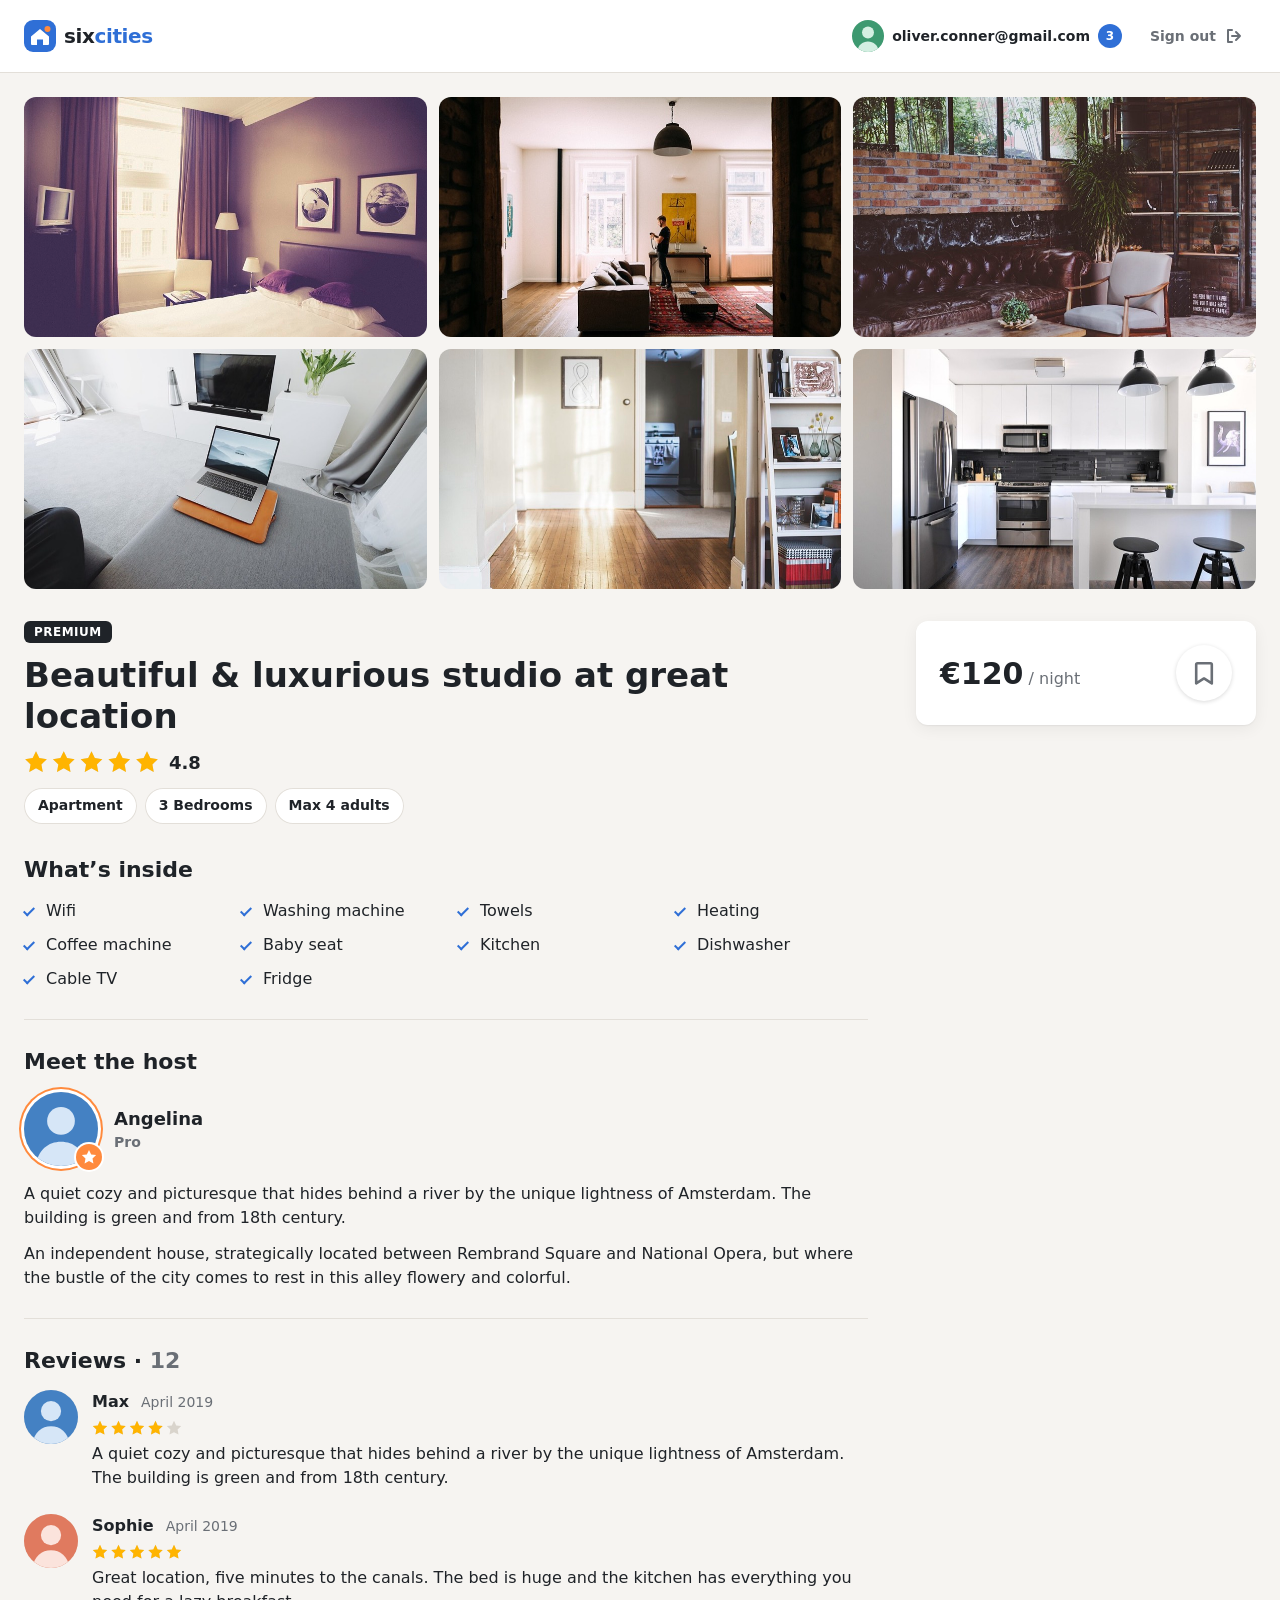
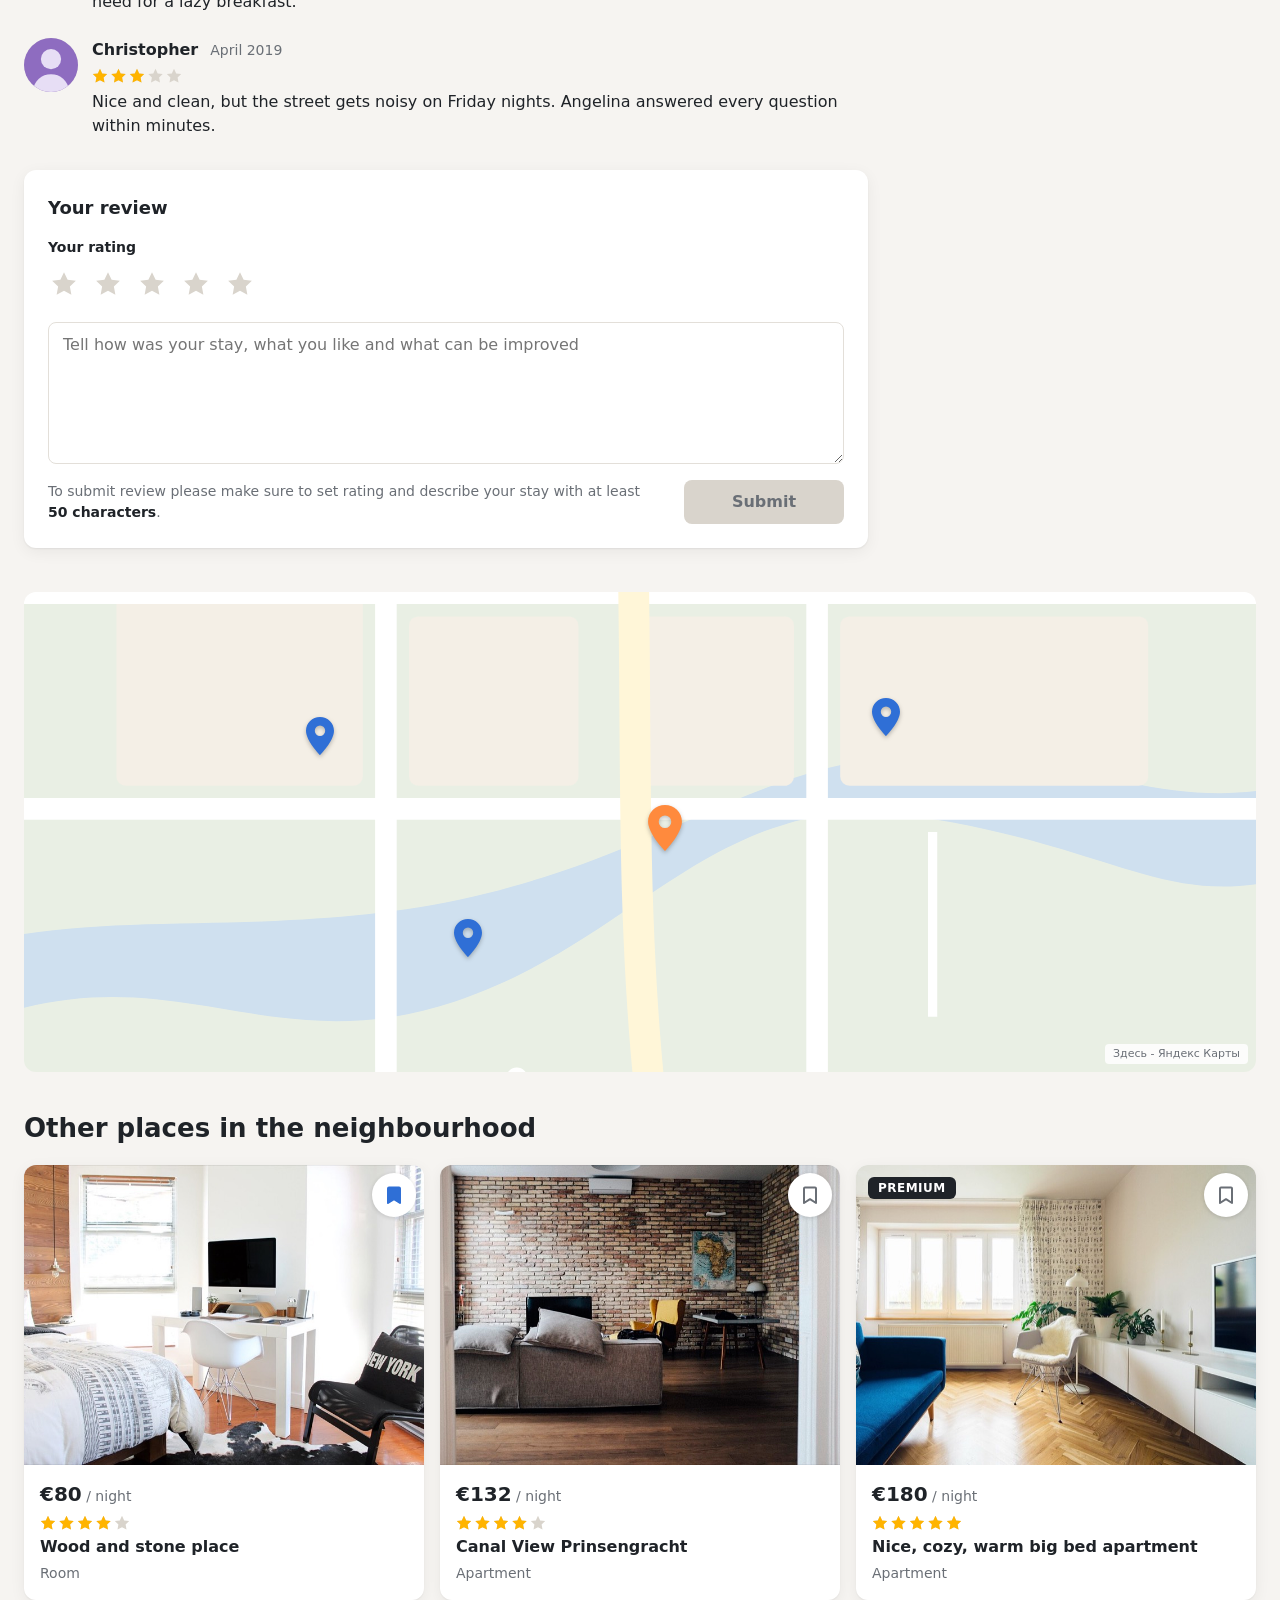
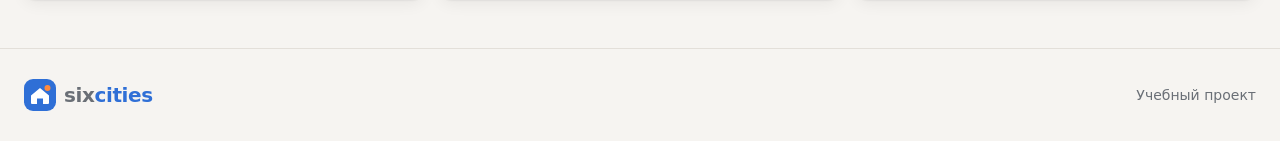
<file: markup/offer.html>
<!DOCTYPE html>
<html lang="en">
<head>
  <meta charset="utf-8">
  <meta name="viewport" content="width=device-width, initial-scale=1">
  <title>Six Cities - Beautiful &amp; luxurious studio at great location</title>
  <link rel="icon" href="img/logo.svg">
  <link rel="stylesheet" href="css/main.css">
  <link rel="stylesheet" href="css/pages/offer.css">
</head>
<body>
  <svg width="0" height="0" class="visually-hidden" aria-hidden="true">
    <symbol id="icon-bookmark" viewBox="0 0 20 20"><path d="M5 2.5h10a1 1 0 0 1 1 1V18l-6-3.8L4 18V3.5a1 1 0 0 1 1-1z" stroke-linejoin="round"/></symbol>
    <symbol id="icon-pin" viewBox="0 0 28 38"><path d="M14 0C6.3 0 0 6.1 0 13.7 0 24 14 38 14 38s14-14 14-24.3C28 6.1 21.7 0 14 0zm0 19a5.2 5.2 0 1 1 0-10.4A5.2 5.2 0 0 1 14 19z"/></symbol>
    <symbol id="icon-search" viewBox="0 0 20 20"><circle cx="8.5" cy="8.5" r="6"/><path d="m13 13 5 5" stroke-linecap="round"/></symbol>
    <symbol id="icon-arrow" viewBox="0 0 12 12"><path d="m2 4 4 4 4-4" stroke-linecap="round" stroke-linejoin="round"/></symbol>
    <symbol id="icon-star" viewBox="0 0 24 24"><path d="m12 2.5 2.9 6 6.6.9-4.8 4.6 1.2 6.5L12 17.4l-5.9 3.1 1.2-6.5L2.5 9.4l6.6-.9z"/></symbol>
    <symbol id="icon-alert" viewBox="0 0 20 20"><circle cx="10" cy="10" r="8"/><path d="M10 6v5M10 14h.01" stroke-linecap="round"/></symbol>
    <symbol id="icon-close" viewBox="0 0 20 20"><path d="m5 5 10 10M15 5 5 15" stroke-linecap="round"/></symbol>
  </svg>

<div class="page">
  <header class="header">
    <div class="container header__inner">
      <a class="logo" href="main.html" aria-label="Шесть городов - на главную">
        <img class="logo__mark" src="img/logo.svg" width="32" height="32" alt="">
        <span class="logo__text">six<span>cities</span></span>
      </a>
      <nav class="user-nav" aria-label="Пользователь">
        <a class="user-nav__link" href="favorites.html">
          <img class="user-nav__avatar" src="img/avatars/user-3.svg" width="32" height="32" alt="">
          <span class="user-nav__email">oliver.conner@gmail.com</span>
          <span class="user-nav__count" aria-label="В избранном: 3">3</span>
        </a>
        <a class="user-nav__link user-nav__link--signout" href="main.html">
          <span class="user-nav__label">Sign out</span>
          <svg width="20" height="20" viewBox="0 0 20 20" fill="none" stroke="currentColor" stroke-width="2" aria-hidden="true"><path d="M8 4H4v12h4M12 6l4 4-4 4M16 10H8" stroke-linecap="round" stroke-linejoin="round"/></svg>
        </a>
      </nav>
    </div>
  </header>

  <main class="page__main offer">
    <!-- Галерея: до 6 фото. Телефон - лента со scroll-snap, планшет - 2 колонки, десктоп - сетка -->
    <div class="container">
      <ul class="gallery" aria-label="Photos">
        <li class="gallery__item"><img class="gallery__image" src="img/offers/1.jpg" width="800" height="600" alt="Living room with a sofa"></li>
        <li class="gallery__item"><img class="gallery__image" src="img/offers/4.jpg" width="800" height="600" alt="Bedroom"></li>
        <li class="gallery__item"><img class="gallery__image" src="img/offers/6.jpg" width="800" height="600" alt="Kitchen"></li>
        <li class="gallery__item"><img class="gallery__image" src="img/offers/8.jpg" width="800" height="600" alt="Bathroom"></li>
        <li class="gallery__item"><img class="gallery__image" src="img/offers/10.jpg" width="800" height="600" alt="Dining area"></li>
        <li class="gallery__item"><img class="gallery__image" src="img/offers/12.jpg" width="800" height="600" alt="View from the window"></li>
      </ul>
    </div>

    <div class="container offer__layout">
      <div class="offer__head">
        <span class="badge offer__badge">Premium</span>
        <h1 class="offer__title">Beautiful &amp; luxurious studio at great location</h1>
        <div class="offer__rating">
          <!-- Звёзды - округлённое значение (5 → 100%), число - как пришло с сервера -->
          <div class="rating rating--large" aria-hidden="true"><span class="rating__fill" style="--rating: 100%"></span></div>
          <span class="offer__rating-value"><span class="visually-hidden">Rating </span>4.8</span>
        </div>
        <ul class="offer__features">
          <li class="offer__feature offer__feature--type">Apartment</li>
          <li class="offer__feature offer__feature--bedrooms">3 Bedrooms</li>
          <li class="offer__feature offer__feature--adults">Max 4 adults</li>
        </ul>
      </div>

      <aside class="offer__aside" aria-label="Booking">
        <div class="offer-summary">
          <p class="offer-summary__price"><b>&euro;120</b> / night</p>
          <button class="bookmark offer-summary__bookmark" type="button" aria-pressed="false">
            <svg aria-hidden="true"><use href="#icon-bookmark"></use></svg>
            <span class="visually-hidden">Add to favorites</span>
          </button>
        </div>
      </aside>

      <div class="offer__details">
        <section class="offer__section" aria-labelledby="goods-title">
          <h2 class="offer__section-title" id="goods-title">What&rsquo;s inside</h2>
          <ul class="goods">
            <li class="goods__item">Wifi</li>
            <li class="goods__item">Washing machine</li>
            <li class="goods__item">Towels</li>
            <li class="goods__item">Heating</li>
            <li class="goods__item">Coffee machine</li>
            <li class="goods__item">Baby seat</li>
            <li class="goods__item">Kitchen</li>
            <li class="goods__item">Dishwasher</li>
            <li class="goods__item">Cable TV</li>
            <li class="goods__item">Fridge</li>
          </ul>
        </section>

        <section class="offer__section" aria-labelledby="host-title">
          <h2 class="offer__section-title" id="host-title">Meet the host</h2>
          <!-- Хозяин-Pro: модификатор .host--pro (рамка у аватара, звёздочка и подпись Pro) -->
          <div class="host host--pro">
            <div class="host__user">
              <div class="host__avatar-wrapper">
                <img class="host__avatar" src="img/avatars/avatar-angelina.svg" width="74" height="74" alt="">
                <svg class="host__pro-icon" aria-hidden="true"><use href="#icon-star"></use></svg>
              </div>
              <div>
                <p class="host__name">Angelina</p>
                <p class="host__status">Pro</p>
              </div>
            </div>
            <div class="host__description">
              <p>A quiet cozy and picturesque that hides behind a river by the unique lightness of Amsterdam. The building is green and from 18th century.</p>
              <p>An independent house, strategically located between Rembrand Square and National Opera, but where the bustle of the city comes to rest in this alley flowery and colorful.</p>
            </div>
          </div>
        </section>

        <section class="offer__section reviews" aria-labelledby="reviews-title">
          <h2 class="offer__section-title" id="reviews-title">Reviews &middot; <span class="reviews__amount">12</span></h2>
          <ul class="reviews__list">
            <li class="review">
              <img class="review__avatar" src="img/avatars/user-1.svg" width="54" height="54" alt="">
              <div class="review__body">
                <div class="review__head">
                  <p class="review__name">Max</p>
                  <time class="review__date" datetime="2019-04-24">April 2019</time>
                </div>
                <div class="rating" aria-label="Rating 4 of 5"><span class="rating__fill" style="--rating: 80%"></span></div>
                <p class="review__text">A quiet cozy and picturesque that hides behind a river by the unique lightness of Amsterdam. The building is green and from 18th century.</p>
              </div>
            </li>
            <li class="review">
              <img class="review__avatar" src="img/avatars/user-2.svg" width="54" height="54" alt="">
              <div class="review__body">
                <div class="review__head">
                  <p class="review__name">Sophie</p>
                  <time class="review__date" datetime="2019-04-12">April 2019</time>
                </div>
                <div class="rating" aria-label="Rating 5 of 5"><span class="rating__fill" style="--rating: 100%"></span></div>
                <p class="review__text">Great location, five minutes to the canals. The bed is huge and the kitchen has everything you need for a lazy breakfast.</p>
              </div>
            </li>
            <li class="review">
              <img class="review__avatar" src="img/avatars/user-4.svg" width="54" height="54" alt="">
              <div class="review__body">
                <div class="review__head">
                  <p class="review__name">Christopher</p>
                  <time class="review__date" datetime="2019-04-03">April 2019</time>
                </div>
                <div class="rating" aria-label="Rating 3 of 5"><span class="rating__fill" style="--rating: 60%"></span></div>
                <p class="review__text">Nice and clean, but the street gets noisy on Friday nights. Angelina answered every question within minutes.</p>
              </div>
            </li>
          </ul>

          <!-- Форма отзыва - только для авторизованного пользователя -->
          <form class="review-form" action="#" method="post">
            <h3 class="review-form__title">Your review</h3>
            <fieldset class="rating-input">
              <legend class="rating-input__legend">Your rating</legend>
              <div class="rating-input__stars">
                <label class="rating-input__star">
                  <input class="rating-input__control" type="radio" name="rating" value="1">
                  <svg aria-hidden="true"><use href="#icon-star"></use></svg>
                  <span class="visually-hidden">terribly</span>
                </label>
                <label class="rating-input__star">
                  <input class="rating-input__control" type="radio" name="rating" value="2">
                  <svg aria-hidden="true"><use href="#icon-star"></use></svg>
                  <span class="visually-hidden">badly</span>
                </label>
                <label class="rating-input__star">
                  <input class="rating-input__control" type="radio" name="rating" value="3">
                  <svg aria-hidden="true"><use href="#icon-star"></use></svg>
                  <span class="visually-hidden">not bad</span>
                </label>
                <label class="rating-input__star">
                  <input class="rating-input__control" type="radio" name="rating" value="4">
                  <svg aria-hidden="true"><use href="#icon-star"></use></svg>
                  <span class="visually-hidden">good</span>
                </label>
                <label class="rating-input__star">
                  <input class="rating-input__control" type="radio" name="rating" value="5">
                  <svg aria-hidden="true"><use href="#icon-star"></use></svg>
                  <span class="visually-hidden">perfect</span>
                </label>
              </div>
            </fieldset>
            <label class="visually-hidden" for="review-text">Review text</label>
            <textarea class="field review-form__textarea" id="review-text" name="review" rows="5" minlength="50" maxlength="300" aria-describedby="review-hint" placeholder="Tell how was your stay, what you like and what can be improved"></textarea>
            <div class="review-form__footer">
              <p class="review-form__hint" id="review-hint">To submit review please make sure to set rating and describe your stay with at least <b>50 characters</b>.</p>
              <button class="button review-form__submit" type="submit" disabled>Submit</button>
            </div>
          </form>
        </section>
      </div>
    </div>

    <section class="container offer__map" aria-label="Map of places nearby">
      <div class="map">
        <span class="map__pin" style="left: 24%; top: 34%;"><svg aria-hidden="true"><use href="#icon-pin"></use></svg></span>
        <span class="map__pin" style="left: 70%; top: 30%;"><svg aria-hidden="true"><use href="#icon-pin"></use></svg></span>
        <span class="map__pin" style="left: 36%; top: 76%;"><svg aria-hidden="true"><use href="#icon-pin"></use></svg></span>
        <span class="map__pin map__pin--active" style="left: 52%; top: 54%;"><svg aria-hidden="true"><use href="#icon-pin"></use></svg></span>
        <span class="map__note">Здесь - Яндекс Карты</span>
      </div>
    </section>

    <section class="container near-places" aria-labelledby="near-title">
      <h2 class="near-places__title" id="near-title">Other places in the neighbourhood</h2>
      <div class="places-grid near-places__list">
        <article class="place-card">
          <div class="place-card__image-wrapper">
            <img class="place-card__image" src="img/offers/2.jpg" width="400" height="300" alt="Room">
            <button class="bookmark place-card__bookmark bookmark--active" type="button" aria-pressed="true">
              <svg aria-hidden="true"><use href="#icon-bookmark"></use></svg>
              <span class="visually-hidden">Remove from favorites</span>
            </button>
          </div>
          <div class="place-card__info">
            <p class="place-card__price"><b>&euro;80</b> / night</p>
            <div class="rating" aria-label="Rating 4 of 5"><span class="rating__fill" style="--rating: 80%"></span></div>
            <h3 class="place-card__title"><a href="offer.html">Wood and stone place</a></h3>
            <p class="place-card__type">room</p>
          </div>
        </article>
        <article class="place-card">
          <div class="place-card__image-wrapper">
            <img class="place-card__image" src="img/offers/3.jpg" width="400" height="300" alt="Apartment">
            <button class="bookmark place-card__bookmark" type="button" aria-pressed="false">
              <svg aria-hidden="true"><use href="#icon-bookmark"></use></svg>
              <span class="visually-hidden">Add to favorites</span>
            </button>
          </div>
          <div class="place-card__info">
            <p class="place-card__price"><b>&euro;132</b> / night</p>
            <div class="rating" aria-label="Rating 4 of 5"><span class="rating__fill" style="--rating: 80%"></span></div>
            <h3 class="place-card__title"><a href="offer.html">Canal View Prinsengracht</a></h3>
            <p class="place-card__type">apartment</p>
          </div>
        </article>
        <article class="place-card">
          <div class="place-card__image-wrapper">
            <img class="place-card__image" src="img/offers/5.jpg" width="400" height="300" alt="Apartment">
            <span class="badge place-card__badge">Premium</span>
            <button class="bookmark place-card__bookmark" type="button" aria-pressed="false">
              <svg aria-hidden="true"><use href="#icon-bookmark"></use></svg>
              <span class="visually-hidden">Add to favorites</span>
            </button>
          </div>
          <div class="place-card__info">
            <p class="place-card__price"><b>&euro;180</b> / night</p>
            <div class="rating" aria-label="Rating 5 of 5"><span class="rating__fill" style="--rating: 100%"></span></div>
            <h3 class="place-card__title"><a href="offer.html">Nice, cozy, warm big bed apartment</a></h3>
            <p class="place-card__type">apartment</p>
          </div>
        </article>
      </div>
    </section>
  </main>

  <footer class="footer">
    <div class="container footer__inner">
      <a class="logo" href="main.html" aria-label="Шесть городов - на главную">
        <img class="logo__mark" src="img/logo.svg" width="32" height="32" alt="">
        <span class="logo__text">six<span>cities</span></span>
      </a>
      <p>Учебный проект</p>
    </div>
  </footer>
</div>
</body>
</html>
</file>
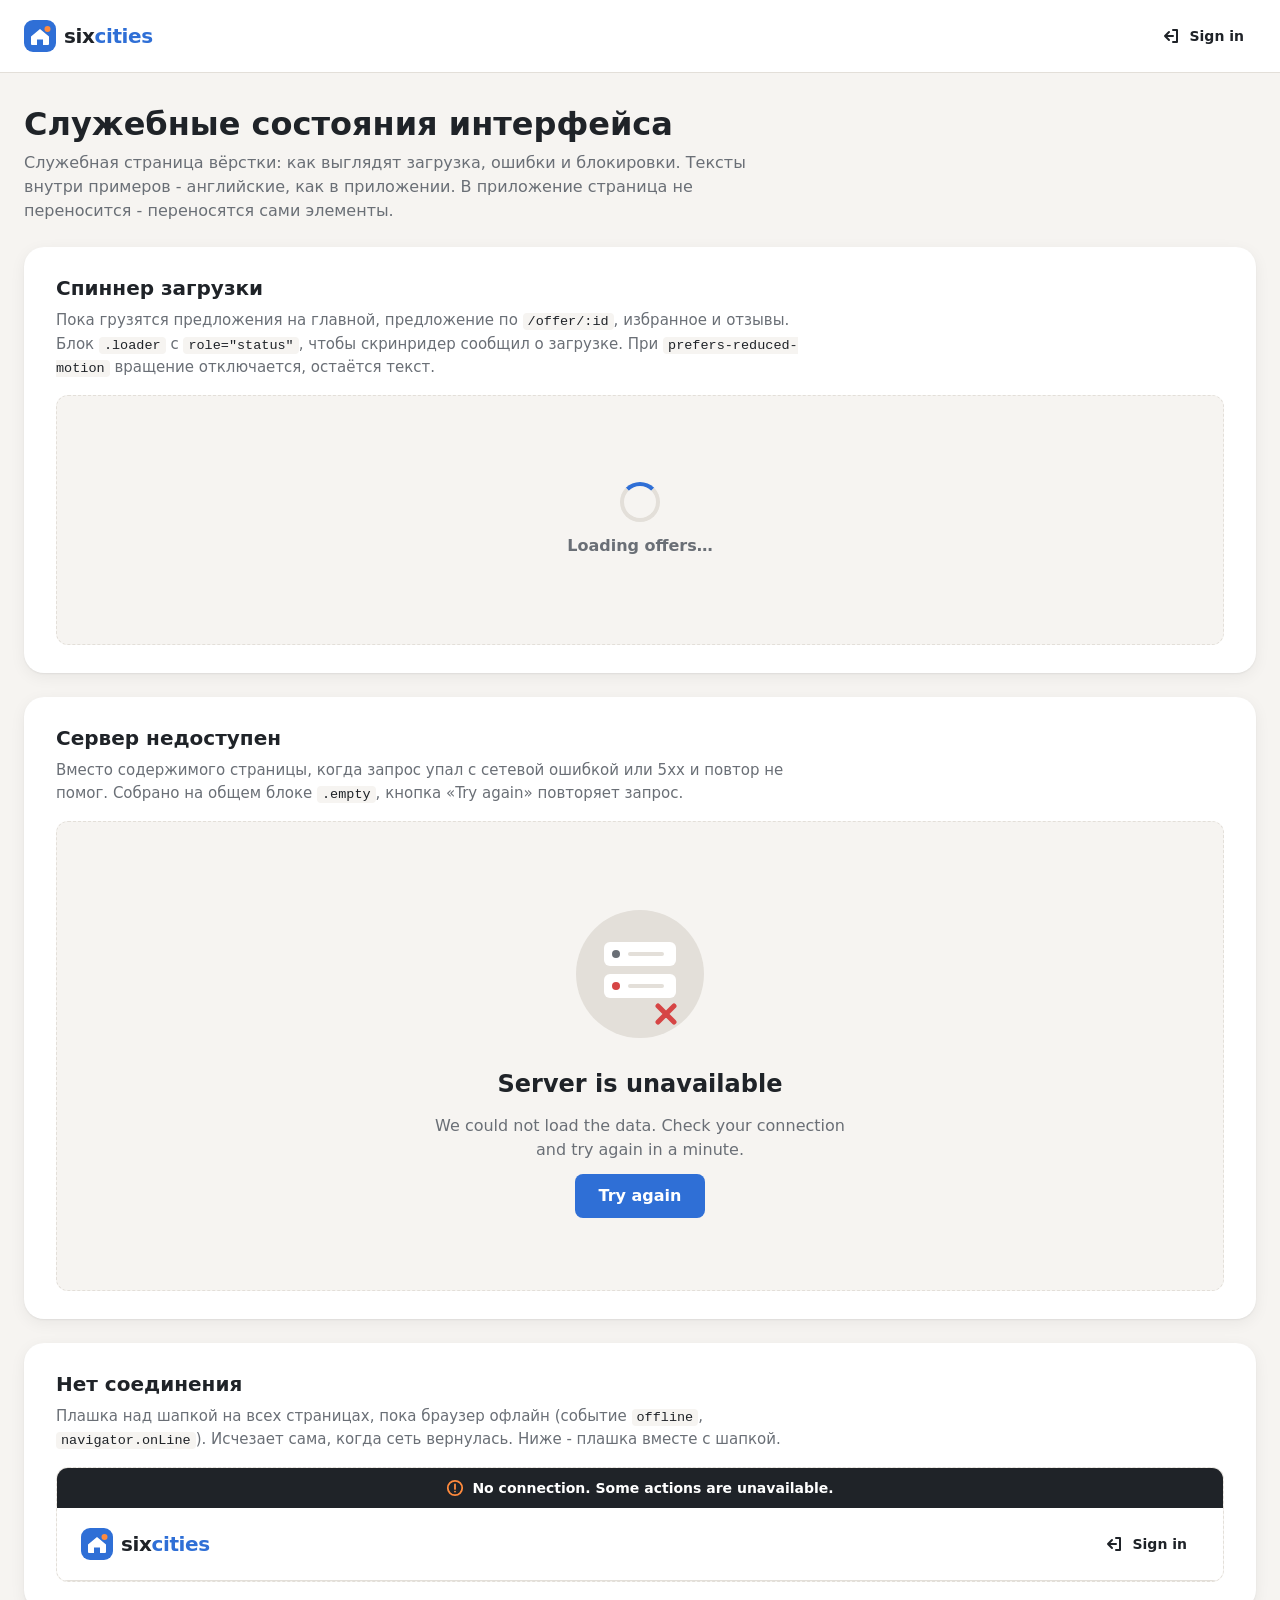
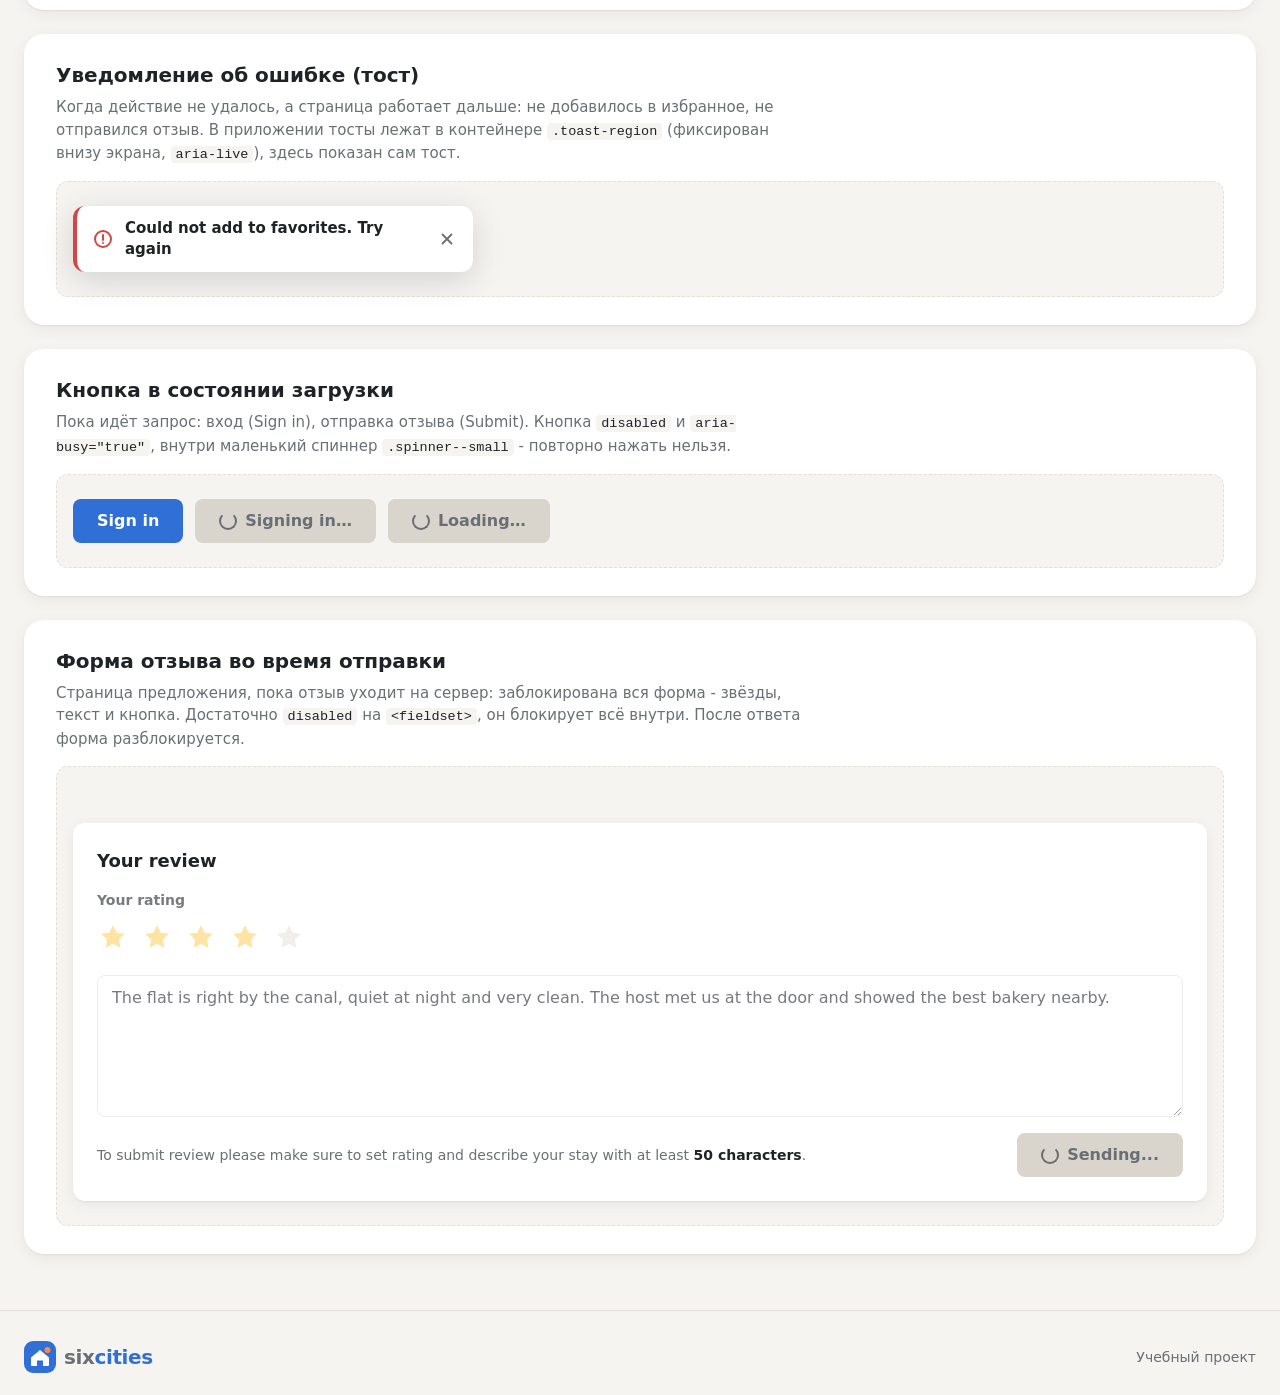
<file: markup/states.html>
<!DOCTYPE html>
<html lang="ru">
<head>
  <meta charset="utf-8">
  <meta name="viewport" content="width=device-width, initial-scale=1">
  <title>Six Cities - UI states</title>
  <link rel="icon" href="img/logo.svg">
  <link rel="stylesheet" href="css/main.css">
  <link rel="stylesheet" href="css/pages/offer.css">
  <link rel="stylesheet" href="css/pages/states.css">
</head>
<body>
  <svg width="0" height="0" class="visually-hidden" aria-hidden="true">
    <symbol id="icon-bookmark" viewBox="0 0 20 20"><path d="M5 2.5h10a1 1 0 0 1 1 1V18l-6-3.8L4 18V3.5a1 1 0 0 1 1-1z" stroke-linejoin="round"/></symbol>
    <symbol id="icon-pin" viewBox="0 0 28 38"><path d="M14 0C6.3 0 0 6.1 0 13.7 0 24 14 38 14 38s14-14 14-24.3C28 6.1 21.7 0 14 0zm0 19a5.2 5.2 0 1 1 0-10.4A5.2 5.2 0 0 1 14 19z"/></symbol>
    <symbol id="icon-search" viewBox="0 0 20 20"><circle cx="8.5" cy="8.5" r="6"/><path d="m13 13 5 5" stroke-linecap="round"/></symbol>
    <symbol id="icon-arrow" viewBox="0 0 12 12"><path d="m2 4 4 4 4-4" stroke-linecap="round" stroke-linejoin="round"/></symbol>
    <symbol id="icon-star" viewBox="0 0 24 24"><path d="m12 2.5 2.9 6 6.6.9-4.8 4.6 1.2 6.5L12 17.4l-5.9 3.1 1.2-6.5L2.5 9.4l6.6-.9z"/></symbol>
    <symbol id="icon-alert" viewBox="0 0 20 20"><circle cx="10" cy="10" r="8"/><path d="M10 6v5M10 14h.01" stroke-linecap="round"/></symbol>
    <symbol id="icon-close" viewBox="0 0 20 20"><path d="m5 5 10 10M15 5 5 15" stroke-linecap="round"/></symbol>
  </svg>

<div class="page">

  <header class="header">
    <div class="container header__inner">
      <a class="logo" href="main.html" aria-label="Шесть городов - на главную">
        <img class="logo__mark" src="img/logo.svg" width="32" height="32" alt="">
        <span class="logo__text">six<span>cities</span></span>
      </a>
      <!-- Шапка гостя: вместо email и Sign out - одна ссылка на вход -->
      <nav class="user-nav" aria-label="Пользователь">
        <a class="user-nav__link" href="login.html">
          <svg width="20" height="20" viewBox="0 0 20 20" fill="none" stroke="currentColor" stroke-width="2" aria-hidden="true"><path d="M12 4h4v12h-4M8 6l-4 4 4 4M4 10h8" stroke-linecap="round" stroke-linejoin="round"/></svg>
          Sign in
        </a>
      </nav>
    </div>
  </header>

    <main class="page__main">
    <div class="container states">
      <div class="states__intro">
        <h1 class="states__heading">Служебные состояния интерфейса</h1>
        <p class="states__lead">Служебная страница вёрстки: как выглядят загрузка, ошибки и блокировки. Тексты внутри примеров - английские, как в приложении. В приложение страница не переносится - переносятся сами элементы.</p>
      </div>

      <!-- 1. Спиннер -->
      <section class="states__section" aria-labelledby="state-loader">
        <h2 class="states__title" id="state-loader">Спиннер загрузки</h2>
        <p class="states__text">Пока грузятся предложения на главной, предложение по <code>/offer/:id</code>, избранное и отзывы. Блок <code>.loader</code> с <code>role="status"</code>, чтобы скринридер сообщил о загрузке. При <code>prefers-reduced-motion</code> вращение отключается, остаётся текст.</p>
        <div class="states__demo">
          <div class="loader" role="status">
            <span class="spinner" aria-hidden="true"></span>
            <span class="loader__text">Loading offers&hellip;</span>
          </div>
        </div>
      </section>

      <!-- 2. Сервер недоступен -->
      <section class="states__section" aria-labelledby="state-server">
        <h2 class="states__title" id="state-server">Сервер недоступен</h2>
        <p class="states__text">Вместо содержимого страницы, когда запрос упал с сетевой ошибкой или 5xx и повтор не помог. Собрано на общем блоке <code>.empty</code>, кнопка «Try again» повторяет запрос.</p>
        <div class="states__demo">
          <div class="empty" role="alert">
            <svg class="empty__image server-art" viewBox="0 0 160 160" aria-hidden="true">
              <circle class="server-art__bg" cx="80" cy="80" r="64"/>
              <rect class="server-art__unit" x="44" y="48" width="72" height="24" rx="6"/>
              <rect class="server-art__unit" x="44" y="80" width="72" height="24" rx="6"/>
              <circle class="server-art__led" cx="56" cy="60" r="4"/>
              <circle class="server-art__led server-art__led--error" cx="56" cy="92" r="4"/>
              <path class="server-art__slot" d="M70 60h32M70 92h32"/>
              <path class="server-art__cross" d="m98 112 16 16m0-16-16 16"/>
            </svg>
            <h3 class="empty__title">Server is unavailable</h3>
            <p class="empty__text">We could not load the data. Check your connection and try again in a minute.</p>
            <button class="button" type="button">Try again</button>
          </div>
        </div>
      </section>

      <!-- 3. Офлайн -->
      <section class="states__section" aria-labelledby="state-offline">
        <h2 class="states__title" id="state-offline">Нет соединения</h2>
        <p class="states__text">Плашка над шапкой на всех страницах, пока браузер офлайн (событие <code>offline</code>, <code>navigator.onLine</code>). Исчезает сама, когда сеть вернулась. Ниже - плашка вместе с шапкой.</p>
        <div class="states__demo states__demo--flush">
          <div class="offline-bar" role="status">
            <svg class="offline-bar__icon" aria-hidden="true"><use href="#icon-alert"></use></svg>
            <span>No connection. Some actions are unavailable.</span>
          </div>
          <!-- Копия шапки только для наглядности: inert - не ловит фокус и клики -->
          <header class="header" inert>
            <div class="container header__inner">
              <a class="logo" href="main.html" aria-label="Шесть городов - на главную">
                <img class="logo__mark" src="img/logo.svg" width="32" height="32" alt="">
                <span class="logo__text">six<span>cities</span></span>
              </a>
              <!-- Шапка гостя: вместо email и Sign out - одна ссылка на вход -->
              <nav class="user-nav" aria-label="Пользователь">
                <a class="user-nav__link" href="login.html">
                  <svg width="20" height="20" viewBox="0 0 20 20" fill="none" stroke="currentColor" stroke-width="2" aria-hidden="true"><path d="M12 4h4v12h-4M8 6l-4 4 4 4M4 10h8" stroke-linecap="round" stroke-linejoin="round"/></svg>
                  Sign in
                </a>
              </nav>
            </div>
          </header>
        </div>
      </section>

      <!-- 4. Тост -->
      <section class="states__section" aria-labelledby="state-toast">
        <h2 class="states__title" id="state-toast">Уведомление об ошибке (тост)</h2>
        <p class="states__text">Когда действие не удалось, а страница работает дальше: не добавилось в избранное, не отправился отзыв. В приложении тосты лежат в контейнере <code>.toast-region</code> (фиксирован внизу экрана, <code>aria-live</code>), здесь показан сам тост.</p>
        <div class="states__demo">
          <div class="toast toast--error" role="alert">
            <svg class="toast__icon" aria-hidden="true"><use href="#icon-alert"></use></svg>
            <p class="toast__text">Could not add to favorites. Try again</p>
            <button class="toast__close" type="button">
              <svg aria-hidden="true"><use href="#icon-close"></use></svg>
              <span class="visually-hidden">Close</span>
            </button>
          </div>
        </div>
      </section>

      <!-- 5. Кнопка в загрузке -->
      <section class="states__section" aria-labelledby="state-button">
        <h2 class="states__title" id="state-button">Кнопка в состоянии загрузки</h2>
        <p class="states__text">Пока идёт запрос: вход (Sign in), отправка отзыва (Submit). Кнопка <code>disabled</code> и <code>aria-busy="true"</code>, внутри маленький спиннер <code>.spinner--small</code> - повторно нажать нельзя.</p>
        <div class="states__demo states__demo--row">
          <button class="button" type="button">Sign in</button>
          <button class="button" type="button" disabled aria-busy="true">
            <span class="spinner spinner--small" aria-hidden="true"></span>
            Signing in&hellip;
          </button>
          <button class="button button--ghost" type="button" disabled aria-busy="true">
            <span class="spinner spinner--small" aria-hidden="true"></span>
            Loading&hellip;
          </button>
        </div>
      </section>

      <!-- 6. Форма отзыва в отправке -->
      <section class="states__section" aria-labelledby="state-review">
        <h2 class="states__title" id="state-review">Форма отзыва во время отправки</h2>
        <p class="states__text">Страница предложения, пока отзыв уходит на сервер: заблокирована вся форма - звёзды, текст и кнопка. Достаточно <code>disabled</code> на <code>&lt;fieldset&gt;</code>, он блокирует всё внутри. После ответа форма разблокируется.</p>
        <div class="states__demo">
          <form class="review-form" action="#" method="post" aria-busy="true">
            <h3 class="review-form__title">Your review</h3>
            <fieldset class="review-form__body" disabled>
            <fieldset class="rating-input">
              <legend class="rating-input__legend">Your rating</legend>
              <div class="rating-input__stars">
                <label class="rating-input__star">
                  <input class="rating-input__control" type="radio" name="rating" value="1">
                  <svg aria-hidden="true"><use href="#icon-star"></use></svg>
                  <span class="visually-hidden">terribly</span>
                </label>
                <label class="rating-input__star">
                  <input class="rating-input__control" type="radio" name="rating" value="2">
                  <svg aria-hidden="true"><use href="#icon-star"></use></svg>
                  <span class="visually-hidden">badly</span>
                </label>
                <label class="rating-input__star">
                  <input class="rating-input__control" type="radio" name="rating" value="3">
                  <svg aria-hidden="true"><use href="#icon-star"></use></svg>
                  <span class="visually-hidden">not bad</span>
                </label>
                <label class="rating-input__star">
                  <input class="rating-input__control" type="radio" name="rating" value="4" checked>
                  <svg aria-hidden="true"><use href="#icon-star"></use></svg>
                  <span class="visually-hidden">good</span>
                </label>
                <label class="rating-input__star">
                  <input class="rating-input__control" type="radio" name="rating" value="5">
                  <svg aria-hidden="true"><use href="#icon-star"></use></svg>
                  <span class="visually-hidden">perfect</span>
                </label>
              </div>
            </fieldset>
            <label class="visually-hidden" for="review-text-demo">Review text</label>
            <textarea class="field review-form__textarea" id="review-text-demo" name="review" rows="5" minlength="50" maxlength="300" aria-describedby="review-hint-demo" placeholder="Tell how was your stay, what you like and what can be improved">The flat is right by the canal, quiet at night and very clean. The host met us at the door and showed the best bakery nearby.</textarea>
            <div class="review-form__footer">
              <p class="review-form__hint" id="review-hint-demo">To submit review please make sure to set rating and describe your stay with at least <b>50 characters</b>.</p>
              <button class="button review-form__submit" type="submit" aria-busy="true">
                <span class="spinner spinner--small" aria-hidden="true"></span>
                Sending...
              </button>
            </div>
            </fieldset>
          </form>
        </div>
      </section>
    </div>
  </main>

  <footer class="footer">
    <div class="container footer__inner">
      <a class="logo" href="main.html" aria-label="Шесть городов - на главную">
        <img class="logo__mark" src="img/logo.svg" width="32" height="32" alt="">
        <span class="logo__text">six<span>cities</span></span>
      </a>
      <p>Учебный проект</p>
    </div>
  </footer>
</div>
</body>
</html>
</file>
<file: markup/css/main.css>
/*
  «Шесть городов» - общие стили вёрстки.
  Брейкпоинты: телефон до 767px, планшет 768-1143px, десктоп от 1144px.
  Стили страниц - в css/pages/<страница>.css.
*/

/* ---------- Токены ---------- */
:root {
  --color-bg: #f6f4f1;
  --color-surface: #ffffff;
  --color-text: #1f2328;
  --color-muted: #6a6f76;
  --color-line: #e3dfd9;
  --color-primary: #2f6fd6;
  --color-primary-dark: #2257ad;
  --color-accent: #ff8a3d;
  --color-premium: #1f2328;
  --color-star: #ffb400;
  --color-star-empty: #d9d4cc;
  --color-error: #d64545;
  --color-map-land: #e9efe4;
  --color-map-water: #cfe0ef;
  --color-map-road: #ffffff;

  --radius-s: 8px;
  --radius-m: 12px;
  --radius-l: 20px;
  --shadow-card: 0 1px 2px rgb(0 0 0 / 6%), 0 4px 16px rgb(0 0 0 / 6%);
  --shadow-pop: 0 8px 32px rgb(0 0 0 / 14%);

  --font: system-ui, -apple-system, "Segoe UI", Roboto, "Helvetica Neue", Arial, sans-serif;
  --container: 1280px;
  --gutter: 16px;
  --header-height: 64px;
  --tap: 44px;
}

@media (min-width: 768px) {
  :root {
    --gutter: 24px;
    --header-height: 72px;
  }
}

/* ---------- База ---------- */
*,
*::before,
*::after {
  box-sizing: border-box;
}

html {
  -webkit-text-size-adjust: 100%;
}

body {
  margin: 0;
  min-width: 320px;
  font-family: var(--font);
  font-size: 16px;
  line-height: 1.5;
  color: var(--color-text);
  background: var(--color-bg);
}

img,
svg {
  display: block;
  max-width: 100%;
}

a {
  color: inherit;
  text-decoration: none;
}

button,
input,
textarea,
select {
  font: inherit;
  color: inherit;
}

button {
  cursor: pointer;
}

h1,
h2,
h3,
p,
ul,
ol,
dl,
dd,
figure {
  margin: 0;
}

ul,
ol {
  padding: 0;
  list-style: none;
}

:focus-visible {
  outline: 3px solid var(--color-primary);
  outline-offset: 2px;
}

.visually-hidden {
  position: absolute;
  width: 1px;
  height: 1px;
  margin: -1px;
  padding: 0;
  overflow: hidden;
  clip-path: inset(50%);
  white-space: nowrap;
  border: 0;
}

.container {
  width: 100%;
  max-width: var(--container);
  margin: 0 auto;
  padding: 0 var(--gutter);
}

.page {
  display: flex;
  flex-direction: column;
  min-height: 100vh;
}

.page__main {
  flex-grow: 1;
}

/* ---------- Шапка ---------- */
.header {
  position: sticky;
  top: 0;
  z-index: 10;
  background: var(--color-surface);
  border-bottom: 1px solid var(--color-line);
}

.header__inner {
  display: flex;
  align-items: center;
  justify-content: space-between;
  gap: 16px;
  height: var(--header-height);
}

.logo {
  display: inline-flex;
  align-items: center;
  gap: 8px;
  min-height: var(--tap);
  font-weight: 800;
  font-size: 20px;
  letter-spacing: -0.02em;
}

.logo__mark {
  width: 32px;
  height: 32px;
  flex-shrink: 0;
}

.logo__text span {
  color: var(--color-primary);
}

.user-nav {
  display: flex;
  align-items: center;
  gap: 4px;
  min-width: 0;
}

.user-nav__link {
  display: inline-flex;
  align-items: center;
  gap: 8px;
  min-width: 0;
  min-height: var(--tap);
  padding: 0 12px;
  border-radius: var(--radius-s);
  font-size: 14px;
  font-weight: 600;
}

.user-nav__link:hover {
  background: var(--color-bg);
}

.user-nav__avatar {
  width: 32px;
  height: 32px;
  flex-shrink: 0;
  border-radius: 50%;
  object-fit: cover;
}

.user-nav__email {
  overflow: hidden;
  text-overflow: ellipsis;
  white-space: nowrap;
  max-width: 220px;
}

.user-nav__count {
  display: inline-grid;
  place-items: center;
  min-width: 24px;
  height: 24px;
  padding: 0 6px;
  border-radius: 12px;
  background: var(--color-primary);
  color: #fff;
  font-size: 12px;
  font-weight: 700;
}

.user-nav__link--signout {
  color: var(--color-muted);
}

@media (max-width: 767px) {
  .user-nav__email,
  .user-nav__label {
    display: none;
  }

  .user-nav__link {
    padding: 0 8px;
  }
}

/* ---------- Кнопки ---------- */
.button {
  display: inline-flex;
  align-items: center;
  justify-content: center;
  gap: 8px;
  min-height: var(--tap);
  padding: 0 24px;
  border: 0;
  border-radius: var(--radius-s);
  background: var(--color-primary);
  color: #fff;
  font-weight: 700;
  transition: background-color 0.2s;
}

.button:hover {
  background: var(--color-primary-dark);
}

.button:disabled {
  background: var(--color-star-empty);
  color: var(--color-muted);
  cursor: not-allowed;
}

.button--ghost {
  background: transparent;
  color: var(--color-primary);
  box-shadow: inset 0 0 0 2px var(--color-primary);
}

.button--ghost:hover {
  background: rgb(47 111 214 / 8%);
}

/* Кнопка «Избранное». Активное состояние - .bookmark--active */
.bookmark {
  display: inline-grid;
  place-items: center;
  width: var(--tap);
  height: var(--tap);
  padding: 0;
  border: 0;
  border-radius: 50%;
  background: var(--color-surface);
  color: var(--color-muted);
  box-shadow: 0 1px 4px rgb(0 0 0 / 15%);
}

.bookmark svg {
  width: 20px;
  height: 20px;
  fill: none;
  stroke: currentColor;
  stroke-width: 2;
}

.bookmark:hover {
  color: var(--color-primary);
}

.bookmark--active {
  color: var(--color-primary);
}

.bookmark--active svg {
  fill: currentColor;
}

/* ---------- Рейтинг ---------- */
/* Ширина --rating: 20% на одну звезду (округление до целого - в коде) */
.rating {
  position: relative;
  display: inline-block;
  width: 90px;
  height: 16px;
  background: url("../img/stars-empty.svg") 0 0 / 90px 16px no-repeat;
}

.rating__fill {
  position: absolute;
  inset: 0 auto 0 0;
  width: var(--rating, 0%);
  background: url("../img/stars-full.svg") 0 0 / 90px 16px no-repeat;
}

.rating--large {
  width: 135px;
  height: 24px;
  background-size: 135px 24px;
}

.rating--large .rating__fill {
  background-size: 135px 24px;
}

/* ---------- Метки ---------- */
.badge {
  display: inline-block;
  padding: 2px 10px;
  border-radius: 6px;
  background: var(--color-premium);
  color: #fff;
  font-size: 12px;
  font-weight: 700;
  letter-spacing: 0.04em;
  text-transform: uppercase;
}

/* ---------- Карточка предложения ---------- */
.place-card {
  position: relative;
  display: flex;
  flex-direction: column;
  border-radius: var(--radius-m);
  background: var(--color-surface);
  box-shadow: var(--shadow-card);
  overflow: hidden;
  transition: box-shadow 0.2s, transform 0.2s;
}

/* Активная карточка: наведение мышью или фокус с клавиатуры */
.place-card:hover,
.place-card:focus-within,
.place-card--active {
  box-shadow: 0 0 0 2px var(--color-accent), var(--shadow-card);
}

.place-card__image-wrapper {
  position: relative;
  aspect-ratio: 4 / 3;
  background: var(--color-line);
}

.place-card__image {
  width: 100%;
  height: 100%;
  object-fit: cover;
}

.place-card__badge {
  position: absolute;
  top: 12px;
  left: 12px;
}

.place-card__bookmark {
  position: absolute;
  top: 8px;
  right: 8px;
}

.place-card__info {
  display: flex;
  flex-direction: column;
  gap: 6px;
  padding: 14px 16px 16px;
}

.place-card__price {
  font-size: 14px;
  color: var(--color-muted);
}

.place-card__price b {
  font-size: 20px;
  color: var(--color-text);
}

.place-card__title {
  font-size: 16px;
  font-weight: 700;
  line-height: 1.3;
}

.place-card__title a::after {
  /* Вся карточка кликабельна, ссылка - на заголовке */
  content: "";
  position: absolute;
  inset: 0;
}

.place-card__title a:focus-visible {
  outline: none;
}

.place-card__bookmark,
.place-card__badge {
  z-index: 1;
}

.place-card__type {
  font-size: 14px;
  color: var(--color-muted);
  text-transform: capitalize;
}

/* Компактный вариант - избранное */
.place-card--row {
  flex-direction: row;
}

.place-card--row .place-card__image-wrapper {
  flex: 0 0 140px;
  aspect-ratio: auto;
  min-height: 112px;
}

.place-card--row .place-card__info {
  padding: 12px 56px 12px 14px;
}

.places-grid {
  display: grid;
  grid-template-columns: minmax(0, 1fr);
  gap: 16px;
}

@media (min-width: 560px) {
  .places-grid {
    grid-template-columns: repeat(2, minmax(0, 1fr));
  }
}

/* ---------- Карта (макет: в приложении здесь Яндекс Карты) ---------- */
.map {
  position: relative;
  min-height: 320px;
  border-radius: var(--radius-m);
  overflow: hidden;
  background: var(--color-map-land) url("../img/map.svg") center / cover no-repeat;
}

.map__pin {
  position: absolute;
  width: 28px;
  height: 38px;
  transform: translate(-50%, -100%);
  color: var(--color-primary);
}

.map__pin--active {
  z-index: 1;
  width: 34px;
  height: 46px;
  color: var(--color-accent);
}

.map__pin svg {
  width: 100%;
  height: 100%;
  fill: currentColor;
  filter: drop-shadow(0 2px 2px rgb(0 0 0 / 25%));
}

.map__note {
  position: absolute;
  right: 8px;
  bottom: 8px;
  padding: 2px 8px;
  border-radius: 4px;
  background: rgb(255 255 255 / 85%);
  color: var(--color-muted);
  font-size: 11px;
}

/* ---------- Отзывы и форма (используются на странице предложения) ---------- */
.field {
  display: block;
  width: 100%;
  min-height: var(--tap);
  padding: 10px 14px;
  border: 1px solid var(--color-line);
  border-radius: var(--radius-s);
  background: var(--color-surface);
}

.field:focus {
  border-color: var(--color-primary);
  outline: none;
  box-shadow: 0 0 0 3px rgb(47 111 214 / 20%);
}

.field--error {
  border-color: var(--color-error);
}

.form-error {
  color: var(--color-error);
  font-size: 14px;
}

/* ---------- Подвал ---------- */
.footer {
  padding: 24px 0;
  border-top: 1px solid var(--color-line);
  color: var(--color-muted);
  font-size: 14px;
}

.footer__inner {
  display: flex;
  align-items: center;
  justify-content: space-between;
  gap: 16px;
}

/* ---------- Пустые состояния ---------- */
.empty {
  display: flex;
  flex-direction: column;
  align-items: center;
  justify-content: center;
  gap: 12px;
  padding: 48px 16px;
  text-align: center;
}

.empty__image {
  width: 160px;
  height: 160px;
}

.empty__title {
  font-size: 24px;
  font-weight: 800;
}

.empty__text {
  max-width: 420px;
  color: var(--color-muted);
}

/* ---------- Спиннер ---------- */
/* Цвет - currentColor: в кнопке берёт цвет текста кнопки */
.spinner {
  display: inline-block;
  flex-shrink: 0;
  width: 40px;
  height: 40px;
  border: 4px solid var(--color-line);
  border-top-color: var(--color-primary);
  border-radius: 50%;
  animation: spinner-rotate 0.8s linear infinite;
}

.spinner--small {
  width: 18px;
  height: 18px;
  border-width: 2px;
  border-color: currentColor;
  border-top-color: transparent;
}

@keyframes spinner-rotate {
  to {
    transform: rotate(360deg);
  }
}

/* Без анимации - статичная дуга, о загрузке говорит текст рядом */
@media (prefers-reduced-motion: reduce) {
  .spinner {
    animation: none;
  }
}

/* Блок загрузки страницы или её части */
.loader {
  display: flex;
  flex-direction: column;
  align-items: center;
  justify-content: center;
  gap: 12px;
  min-height: 200px;
  padding: 32px 16px;
  text-align: center;
}

.loader__text {
  color: var(--color-muted);
  font-weight: 600;
}

/* Обводка ghost-кнопки в disabled - тоже серая */
.button--ghost:disabled {
  box-shadow: inset 0 0 0 2px var(--color-star-empty);
}

/* ---------- Плашка «Нет соединения» ---------- */
/* В приложении - первым элементом в .page, перед .header */
.offline-bar {
  display: flex;
  align-items: center;
  justify-content: center;
  gap: 8px;
  min-height: 40px;
  padding: 8px var(--gutter);
  background: var(--color-text);
  color: #fff;
  font-size: 14px;
  font-weight: 600;
  text-align: center;
}

.offline-bar__icon {
  flex-shrink: 0;
  width: 18px;
  height: 18px;
  fill: none;
  stroke: var(--color-accent);
  stroke-width: 2;
}

/* ---------- Тосты ---------- */
/* Контейнер: фиксирован внизу экрана, на телефоне - во всю ширину */
.toast-region {
  position: fixed;
  right: var(--gutter);
  bottom: var(--gutter);
  left: var(--gutter);
  z-index: 20;
  display: flex;
  flex-direction: column;
  align-items: stretch;
  gap: 8px;
  pointer-events: none;
}

@media (min-width: 768px) {
  .toast-region {
    left: auto;
    width: 400px;
  }
}

.toast {
  display: flex;
  align-items: center;
  gap: 12px;
  max-width: 400px;
  padding: 4px 4px 4px 16px;
  border-radius: var(--radius-m);
  background: var(--color-surface);
  box-shadow: var(--shadow-pop);
  pointer-events: auto;
}

.toast--error {
  border-left: 4px solid var(--color-error);
}

.toast__icon {
  flex-shrink: 0;
  width: 20px;
  height: 20px;
  fill: none;
  stroke: var(--color-error);
  stroke-width: 2;
}

.toast__text {
  flex-grow: 1;
  min-width: 0;
  padding: 8px 0;
  font-size: 15px;
  font-weight: 600;
  line-height: 1.4;
}

.toast__close {
  display: inline-grid;
  flex-shrink: 0;
  place-items: center;
  width: var(--tap);
  height: var(--tap);
  padding: 0;
  border: 0;
  border-radius: var(--radius-s);
  background: transparent;
  color: var(--color-muted);
}

.toast__close:hover {
  background: var(--color-bg);
  color: var(--color-text);
}

.toast__close svg {
  width: 18px;
  height: 18px;
  fill: none;
  stroke: currentColor;
  stroke-width: 2;
}
</file>
<file: markup/css/pages/favorites.css>
/* Избранное: favorites.html и favorites-empty.html */

.favorites {
  padding-top: 24px;
  padding-bottom: 48px;
}

.favorites__title {
  margin-bottom: 8px;
  font-size: 26px;
  font-weight: 800;
  line-height: 1.25;
}

@media (min-width: 768px) {
  .favorites {
    padding-top: 32px;
    padding-bottom: 64px;
  }

  .favorites__title {
    font-size: 32px;
  }
}

/* ---------- Группа «город + предложения» ---------- */
.favorites__group {
  padding: 24px 0;
  border-bottom: 1px solid var(--color-line);
}

.favorites__group:last-child {
  border-bottom: 0;
}

.favorites__city {
  display: grid;
  grid-template-columns: minmax(0, 1fr);
  gap: 12px;
}

.favorites__city-title {
  font-size: 22px;
  font-weight: 800;
  line-height: 1.25;
}

.favorites__city-link {
  display: inline-flex;
  align-items: center;
  gap: 10px;
  min-height: var(--tap);
  padding-right: 8px;
  border-radius: var(--radius-s);
  transition: color 0.2s;
}

.favorites__city-link:hover {
  color: var(--color-primary);
}

.favorites__city-icon {
  width: 18px;
  height: 24px;
  flex-shrink: 0;
  fill: var(--color-accent);
}

.favorites__places {
  display: grid;
  grid-template-columns: minmax(0, 1fr);
  gap: 16px;
}

/* ---------- Карточка в избранном ----------
   Кнопка избранного - прямой потомок .place-card (а не обёртки фото),
   поэтому в строчной карточке она стоит справа над текстом. */

/* Телефон: карточка вертикальная - в строку не хватает ширины для заголовка */
@media (max-width: 767px) {
  .favorites .place-card--row {
    flex-direction: column;
  }

  .favorites .place-card--row .place-card__image-wrapper {
    flex-basis: auto;
    aspect-ratio: 16 / 9;
    min-height: 0;
  }

  .favorites .place-card--row .place-card__info {
    padding: 14px 16px 16px;
  }
}

/* Планшет и десктоп: строчные карточки в две колонки */
@media (min-width: 768px) {
  .favorites__places {
    grid-template-columns: repeat(2, minmax(0, 1fr));
  }

  .favorites .place-card--row .place-card__image-wrapper {
    /* На узком планшете фото уже, чтобы заголовку хватило места */
    flex-basis: clamp(120px, 16vw, 160px);
    min-height: 136px;
  }
}

/* Десктоп: название города - колонкой слева от карточек */
@media (min-width: 1144px) {
  .favorites__group {
    padding: 32px 0;
  }

  .favorites__city {
    grid-template-columns: 220px minmax(0, 1fr);
    align-items: start;
    gap: 24px;
  }
}

/* ---------- Пустое избранное ---------- */
.favorites--empty {
  display: grid;
  place-items: center;
}

.favorites__empty {
  width: 100%;
  max-width: 640px;
  min-height: 420px;
  border-radius: var(--radius-l);
  background: var(--color-surface);
  box-shadow: var(--shadow-card);
}

.favorites__find {
  margin-top: 12px;
}

@media (min-width: 768px) {
  .favorites--empty {
    padding-top: 64px;
    padding-bottom: 96px;
  }
}
</file>
<file: markup/css/pages/login.css>
/* Страница входа */

/* ---------- Раскладка: форма + город ---------- */
/* Телефон: одна колонка, город под формой. От планшета - две колонки, город справа */
.login {
  display: grid;
  grid-template-columns: minmax(0, 1fr);
  gap: 24px;
  padding-top: 32px;
  padding-bottom: 48px;
}

@media (min-width: 768px) {
  .login {
    grid-template-columns: minmax(0, 1fr) minmax(0, 1fr);
    align-items: stretch;
    gap: 32px;
    padding-top: 56px;
    padding-bottom: 72px;
  }
}

@media (min-width: 1144px) {
  .login {
    grid-template-columns: minmax(0, 480px) minmax(0, 1fr);
    gap: 48px;
    max-width: 1100px;
  }
}

/* ---------- Форма ---------- */
.login__panel {
  padding: 24px 20px;
  border-radius: var(--radius-l);
  background: var(--color-surface);
  box-shadow: var(--shadow-card);
}

@media (min-width: 768px) {
  .login__panel {
    padding: 40px 36px;
  }
}

.login__title {
  margin-bottom: 24px;
  font-size: 28px;
  font-weight: 800;
  line-height: 1.2;
}

@media (min-width: 768px) {
  .login__title {
    font-size: 34px;
  }
}

.login__form {
  display: flex;
  flex-direction: column;
  gap: 20px;
}

.login__group {
  display: flex;
  flex-direction: column;
  gap: 6px;
}

.login__label {
  font-size: 14px;
  font-weight: 700;
}

.login__hint {
  color: var(--color-muted);
  font-size: 13px;
  line-height: 1.4;
}

.login__submit {
  width: 100%;
  min-height: 48px;
  margin-top: 4px;
}

/* ---------- Кнопка случайного города ---------- */
.login__city {
  position: relative;
  display: flex;
  align-items: flex-end;
  min-height: 200px;
  border-radius: var(--radius-l);
  overflow: hidden;
  background: var(--color-line);
  color: #fff;
  box-shadow: var(--shadow-card);
  isolation: isolate;
}

@media (min-width: 768px) {
  .login__city {
    min-height: 100%;
  }
}

.login__city-image {
  position: absolute;
  inset: 0;
  z-index: -1;
  width: 100%;
  height: 100%;
  object-fit: cover;
  transition: transform 0.4s;
}

/* Затемнение снизу, чтобы белый текст читался на любом фото */
.login__city::after {
  content: "";
  position: absolute;
  inset: 0;
  z-index: -1;
  background: linear-gradient(to top, rgb(0 0 0 / 65%), rgb(0 0 0 / 0%) 65%);
}

.login__city:hover .login__city-image {
  transform: scale(1.04);
}

.login__city:focus-visible {
  outline-offset: 4px;
}

.login__city-text {
  display: flex;
  flex-direction: column;
  padding: 20px 24px;
}

@media (min-width: 768px) {
  .login__city-text {
    padding: 32px 36px;
  }
}

.login__city-caption {
  font-size: 15px;
  font-weight: 600;
  letter-spacing: 0.06em;
  text-transform: uppercase;
  opacity: 0.9;
}

.login__city-name {
  font-size: 32px;
  font-weight: 800;
  line-height: 1.1;
  overflow-wrap: anywhere;
}

@media (min-width: 768px) {
  .login__city-name {
    font-size: 44px;
  }
}

@media (prefers-reduced-motion: reduce) {
  .login__city-image {
    transition: none;
  }

  .login__city:hover .login__city-image {
    transform: none;
  }
}
</file>
<file: markup/css/pages/main.css>
/* Главная страница */

/* ---------- Список городов ---------- */
.cities {
  padding: 16px 0;
  background: var(--color-surface);
  border-bottom: 1px solid var(--color-line);
}

.cities__list {
  display: flex;
  gap: 8px;
  /* На узких экранах города прокручиваются по горизонтали */
  overflow-x: auto;
  scrollbar-width: none;
  margin: 0 calc(var(--gutter) * -1);
  padding: 0 var(--gutter);
}

.cities__list::-webkit-scrollbar {
  display: none;
}

.cities__link {
  display: inline-flex;
  align-items: center;
  min-height: var(--tap);
  padding: 0 18px;
  border-radius: 22px;
  background: var(--color-bg);
  font-weight: 600;
  white-space: nowrap;
  transition: background-color 0.2s;
}

.cities__link:hover {
  background: var(--color-line);
}

.cities__link--active,
.cities__link--active:hover {
  background: var(--color-text);
  color: #fff;
}

/* ---------- Раскладка: список + карта ---------- */
.places-layout {
  display: grid;
  /* minmax(0, ...) - чтобы широкое содержимое (лента «Recently viewed») не растягивало страницу */
  grid-template-columns: minmax(0, 1fr);
  gap: 24px;
  padding-top: 24px;
  padding-bottom: 48px;
}

.places-layout > * {
  min-width: 0;
}

.places-layout__map {
  display: none;
}

/* Переключатель «Список / Карта» - только на телефоне */
.view-switch {
  display: flex;
  padding: 4px;
  border-radius: 24px;
  background: var(--color-line);
}

.view-switch__input {
  position: absolute;
  opacity: 0;
}

.view-switch__label {
  flex: 1;
  display: grid;
  place-items: center;
  min-height: 40px;
  border-radius: 20px;
  font-weight: 600;
  cursor: pointer;
}

.view-switch__input:checked + .view-switch__label {
  background: var(--color-surface);
  box-shadow: 0 1px 3px rgb(0 0 0 / 15%);
}

.view-switch__input:focus-visible + .view-switch__label {
  outline: 3px solid var(--color-primary);
}

/* Телефон: показывается либо список, либо карта.
   В приложении невидимая часть не рендерится вовсе (useMediaQuery, H12),
   в вёрстке переключение показано через CSS. */
@media (max-width: 767px) {
  .places-layout:has(#view-map:checked) .places-layout__list {
    display: none;
  }

  .places-layout:has(#view-map:checked) .places-layout__map {
    display: block;
  }

  .places-layout__map .map {
    height: calc(100vh - var(--header-height) - 180px);
    min-height: 360px;
  }
}

@media (min-width: 768px) {
  .view-switch {
    display: none;
  }

  .places-layout__map {
    display: block;
  }

  .places-layout__map .map {
    height: 420px;
  }
}

@media (min-width: 1144px) {
  .places-layout {
    grid-template-columns: minmax(0, 7fr) minmax(0, 5fr);
    align-items: start;
  }

  .places-layout__map {
    position: sticky;
    top: calc(var(--header-height) + 24px);
    order: 2;
  }

  .places-layout__map .map {
    height: calc(100vh - var(--header-height) - 48px);
    max-height: 760px;
  }
}

/* ---------- Заголовок, поиск, сортировка ---------- */
.places__head {
  display: flex;
  flex-wrap: wrap;
  align-items: center;
  justify-content: space-between;
  gap: 12px 24px;
  margin-bottom: 20px;
}

.places__title {
  font-size: 22px;
  font-weight: 800;
  line-height: 1.25;
}

@media (min-width: 768px) {
  .places__title {
    font-size: 26px;
  }
}

.places__tools {
  display: flex;
  flex-wrap: wrap;
  align-items: center;
  gap: 12px;
  width: 100%;
}

.search {
  position: relative;
  flex: 1 1 220px;
}

.search__input {
  padding-left: 40px;
}

.search__icon {
  position: absolute;
  top: 50%;
  left: 14px;
  width: 18px;
  height: 18px;
  transform: translateY(-50%);
  fill: none;
  stroke: var(--color-muted);
  stroke-width: 2;
}

/* Сортировка. Открытое меню - .sort--opened */
.sort {
  position: relative;
  display: flex;
  align-items: center;
  gap: 8px;
  font-size: 14px;
}

.sort__caption {
  color: var(--color-muted);
  white-space: nowrap;
}

.sort__current {
  display: inline-flex;
  align-items: center;
  gap: 6px;
  min-height: var(--tap);
  padding: 0 12px;
  border: 1px solid var(--color-line);
  border-radius: var(--radius-s);
  background: var(--color-surface);
  font-weight: 700;
  white-space: nowrap;
}

.sort__arrow {
  width: 12px;
  height: 12px;
  fill: none;
  stroke: currentColor;
  stroke-width: 2;
  transition: transform 0.2s;
}

.sort__list {
  position: absolute;
  top: calc(100% + 6px);
  left: 0;
  z-index: 5;
  display: none;
  min-width: 220px;
  padding: 6px;
  border-radius: var(--radius-m);
  background: var(--color-surface);
  box-shadow: var(--shadow-pop);
}

.sort--opened .sort__list {
  display: block;
}

@media (min-width: 768px) {
  .sort__list {
    right: 0;
    left: auto;
  }
}

.sort--opened .sort__arrow {
  transform: rotate(180deg);
}

.sort__option {
  display: flex;
  align-items: center;
  min-height: var(--tap);
  padding: 0 12px;
  border-radius: var(--radius-s);
  cursor: pointer;
}

.sort__option:hover,
.sort__option--focused {
  background: var(--color-bg);
}

.sort__option--active {
  font-weight: 700;
  color: var(--color-primary);
}

/* ---------- Недавно просмотренные (сверх ТЗ) ---------- */
.recent {
  margin-top: 40px;
}

.recent__title {
  margin-bottom: 16px;
  font-size: 20px;
  font-weight: 800;
}

.recent__list {
  display: grid;
  grid-auto-flow: column;
  grid-auto-columns: minmax(220px, 1fr);
  gap: 16px;
  overflow-x: auto;
  padding-bottom: 8px;
}

.recent .place-card__image-wrapper {
  aspect-ratio: 16 / 9;
}

.recent .place-card__title {
  font-size: 15px;
}

/* ---------- Подгрузка порциями (сверх ТЗ) ---------- */
.places__more {
  display: grid;
  place-items: center;
  padding: 24px 0 0;
  color: var(--color-muted);
  font-size: 14px;
}
</file>
<file: markup/css/pages/main-empty.css>
/* Главная - пустое состояние (в городе нет предложений).
   Подключается после css/pages/main.css. */

/* Карточка пустого состояния */
.places__empty {
  min-height: 360px;
  border-radius: var(--radius-m);
  background: var(--color-surface);
  box-shadow: var(--shadow-card);
}

/* Заглушка вместо карты - статичная картинка без меток */
.map-placeholder {
  height: 100%;
  border-radius: var(--radius-m);
  overflow: hidden;
  background: #efece7;
}

.map-placeholder__image {
  width: 100%;
  height: 100%;
  object-fit: cover;
}

/* Планшет: пустое состояние и заглушка карты рядом, одинаковой высоты */
@media (min-width: 768px) and (max-width: 1143px) {
  .places-layout--empty {
    grid-template-columns: repeat(2, minmax(0, 1fr));
  }

  .places-layout--empty .places-layout__map {
    order: 2;
  }

  .places-layout--empty .places__empty,
  .places-layout--empty .map-placeholder {
    height: 420px;
  }
}

/* Десктоп: заглушка справа, как карта в main.html */
@media (min-width: 1144px) {
  .places-layout--empty .places__empty,
  .places-layout--empty .map-placeholder {
    height: calc(100vh - var(--header-height) - 48px);
    min-height: 420px;
    max-height: 760px;
  }
}
</file>
<file: markup/css/pages/offer.css>
/* Страница предложения (offer.html, offer-not-logged.html) */

.offer {
  padding-top: 24px;
  padding-bottom: 48px;
}

/* ---------- Галерея ---------- */
/* Телефон: горизонтальная лента со scroll-snap, следующее фото чуть выглядывает */
.gallery {
  display: grid;
  grid-auto-flow: column;
  grid-auto-columns: 85%;
  gap: 8px;
  margin: 0 calc(var(--gutter) * -1);
  padding: 0 var(--gutter);
  overflow-x: auto;
  scroll-snap-type: x mandatory;
  scroll-padding: 0 var(--gutter);
  scrollbar-width: none;
}

.gallery::-webkit-scrollbar {
  display: none;
}

.gallery__item {
  aspect-ratio: 4 / 3;
  border-radius: var(--radius-m);
  overflow: hidden;
  background: var(--color-line);
  scroll-snap-align: start;
}

.gallery__image {
  width: 100%;
  height: 100%;
  object-fit: cover;
}

/* Планшет: 2 колонки, лента превращается в сетку */
@media (min-width: 768px) {
  .gallery {
    grid-auto-flow: row;
    grid-template-columns: repeat(2, minmax(0, 1fr));
    grid-auto-columns: auto;
    gap: 12px;
    margin: 0;
    padding: 0;
    overflow: visible;
  }

  /* Пониже, чтобы 3 ряда не уводили заголовок далеко за первый экран */
  .gallery__item {
    aspect-ratio: 16 / 10;
  }
}

/* Десктоп: сетка 3 колонки (6 фото = 2 ряда без дыр).
   Первое фото крупнее по высоте ряда - за счёт grid-auto-rows */
@media (min-width: 1144px) {
  .gallery {
    grid-template-columns: repeat(3, minmax(0, 1fr));
    grid-auto-rows: 240px;
  }

  .gallery__item {
    aspect-ratio: auto;
  }
}

/* ---------- Раскладка: шапка, блок цены, подробности ---------- */
.offer__layout {
  display: grid;
  grid-template-columns: minmax(0, 1fr);
  grid-template-areas:
    "head"
    "aside"
    "details";
  gap: 24px;
  padding-top: 24px;
}

.offer__head {
  grid-area: head;
  display: flex;
  flex-direction: column;
  align-items: flex-start;
  gap: 12px;
}

.offer__aside {
  grid-area: aside;
}

.offer__details {
  grid-area: details;
  min-width: 0;
}

/* Десктоп: информация слева, справа - липкий блок с ценой */
@media (min-width: 1144px) {
  .offer__layout {
    grid-template-columns: minmax(0, 1fr) 340px;
    grid-template-areas:
      "head aside"
      "details aside";
    column-gap: 48px;
    padding-top: 32px;
  }

  .offer__aside {
    align-self: start;
    position: sticky;
    top: calc(var(--header-height) + 24px);
  }
}

.offer__title {
  font-size: 26px;
  font-weight: 800;
  line-height: 1.2;
  overflow-wrap: anywhere;
}

@media (min-width: 768px) {
  .offer__title {
    font-size: 34px;
  }
}

.offer__rating {
  display: flex;
  align-items: center;
  gap: 10px;
}

.offer__rating-value {
  font-size: 18px;
  font-weight: 700;
}

.offer__features {
  display: flex;
  flex-wrap: wrap;
  gap: 8px;
}

.offer__feature {
  display: inline-flex;
  align-items: center;
  min-height: 36px;
  padding: 0 14px;
  border-radius: 18px;
  background: var(--color-surface);
  box-shadow: inset 0 0 0 1px var(--color-line);
  font-size: 14px;
  font-weight: 600;
}

/* ---------- Блок цены и избранного ---------- */
.offer-summary {
  display: flex;
  align-items: center;
  justify-content: space-between;
  gap: 16px;
  padding: 16px 20px;
  border-radius: var(--radius-m);
  background: var(--color-surface);
  box-shadow: var(--shadow-card);
}

.offer-summary__price {
  color: var(--color-muted);
}

.offer-summary__price b {
  font-size: 30px;
  font-weight: 800;
  color: var(--color-text);
}

/* Крупная кнопка «Избранное» - только размеры, остальное из .bookmark */
.offer-summary__bookmark {
  flex-shrink: 0;
  width: 56px;
  height: 56px;
}

.offer-summary__bookmark svg {
  width: 26px;
  height: 26px;
}

@media (min-width: 1144px) {
  .offer-summary {
    padding: 24px;
  }
}

/* ---------- Разделы ---------- */
.offer__section {
  padding: 28px 0;
  border-top: 1px solid var(--color-line);
}

.offer__section:first-child {
  border-top: 0;
  padding-top: 8px;
}

.offer__section-title {
  margin-bottom: 16px;
  font-size: 22px;
  font-weight: 800;
  line-height: 1.25;
}

/* ---------- Удобства ---------- */
.goods {
  display: grid;
  grid-template-columns: repeat(auto-fill, minmax(150px, 1fr));
  gap: 10px 24px;
}

.goods__item {
  position: relative;
  padding-left: 22px;
}

/* Маркер-галочка */
.goods__item::before {
  content: "";
  position: absolute;
  top: 6px;
  left: 2px;
  width: 6px;
  height: 11px;
  border: solid var(--color-primary);
  border-width: 0 2px 2px 0;
  transform: rotate(45deg);
}

/* ---------- Хозяин ---------- */
.host {
  display: flex;
  flex-direction: column;
  gap: 16px;
}

.host__user {
  display: flex;
  align-items: center;
  gap: 16px;
}

.host__avatar-wrapper {
  position: relative;
  flex-shrink: 0;
  width: 74px;
  height: 74px;
  border-radius: 50%;
}

.host__avatar {
  width: 100%;
  height: 100%;
  border-radius: 50%;
  object-fit: cover;
  background: var(--color-line);
}

.host__name {
  font-size: 18px;
  font-weight: 700;
}

.host__description {
  display: flex;
  flex-direction: column;
  gap: 12px;
}

/* Иконка и подпись видны только у Pro */
.host__pro-icon,
.host__status {
  display: none;
}

.host--pro .host__avatar {
  box-shadow: 0 0 0 3px var(--color-surface), 0 0 0 5px var(--color-accent);
}

.host--pro .host__pro-icon {
  position: absolute;
  right: -4px;
  bottom: -4px;
  display: block;
  width: 26px;
  height: 26px;
  padding: 4px;
  border-radius: 50%;
  background: var(--color-accent);
  fill: #fff;
  box-shadow: 0 0 0 2px var(--color-surface);
}

.host--pro .host__status {
  display: block;
  color: var(--color-muted);
  font-size: 14px;
  font-weight: 600;
}

/* ---------- Отзывы ---------- */
.reviews__amount {
  color: var(--color-muted);
}

.reviews__list {
  display: flex;
  flex-direction: column;
  gap: 24px;
}

.review {
  display: flex;
  align-items: flex-start;
  gap: 14px;
}

.review__avatar {
  flex-shrink: 0;
  width: 54px;
  height: 54px;
  border-radius: 50%;
  object-fit: cover;
  background: var(--color-line);
}

.review__body {
  display: flex;
  flex-direction: column;
  align-items: flex-start;
  gap: 6px;
  min-width: 0;
}

.review__head {
  display: flex;
  flex-wrap: wrap;
  align-items: baseline;
  gap: 2px 12px;
}

.review__name {
  font-weight: 700;
  overflow-wrap: anywhere;
}

.review__date {
  color: var(--color-muted);
  font-size: 14px;
}

.review__text {
  overflow-wrap: anywhere;
}

/* Гость: вместо формы - приглашение войти */
.reviews__login {
  margin-top: 28px;
  /* Вертикальный отступ маленький - высоту даёт тап-зона ссылки 44px */
  padding: 6px 20px;
  border-radius: var(--radius-m);
  background: var(--color-surface);
  box-shadow: inset 0 0 0 1px var(--color-line);
}

.reviews__login a {
  display: inline-flex;
  align-items: center;
  min-height: var(--tap);
  color: var(--color-primary);
  font-weight: 700;
  text-decoration: underline;
  text-underline-offset: 3px;
}

/* ---------- Форма отзыва ---------- */
.review-form {
  display: flex;
  flex-direction: column;
  gap: 16px;
  margin-top: 32px;
  padding: 20px;
  border-radius: var(--radius-m);
  background: var(--color-surface);
  box-shadow: var(--shadow-card);
}

.review-form__title {
  font-size: 18px;
  font-weight: 800;
}

.review-form__textarea {
  min-height: 120px;
  resize: vertical;
}

.review-form__footer {
  display: flex;
  flex-direction: column;
  align-items: stretch;
  gap: 12px;
}

.review-form__hint {
  color: var(--color-muted);
  font-size: 14px;
}

.review-form__hint b {
  color: var(--color-text);
}

@media (min-width: 768px) {
  .review-form {
    padding: 24px;
  }

  .review-form__footer {
    flex-direction: row;
    align-items: center;
    justify-content: space-between;
    gap: 24px;
  }

  .review-form__submit {
    flex-shrink: 0;
    min-width: 160px;
  }
}

/* Выбор оценки: 5 радиокнопок в DOM-порядке 1-5 (стрелки на клавиатуре идут слева направо).
   Подсветка «до выбранной» - через :has(). */
.rating-input {
  margin: 0;
  padding: 0;
  border: 0;
  min-width: 0;
}

.rating-input__legend {
  margin-bottom: 4px;
  padding: 0;
  font-size: 14px;
  font-weight: 600;
}

.rating-input__stars {
  display: flex;
  margin-left: -6px;
}

.rating-input__star {
  position: relative;
  display: grid;
  place-items: center;
  width: var(--tap);
  height: var(--tap);
  border-radius: var(--radius-s);
  color: var(--color-star-empty);
  cursor: pointer;
  transition: color 0.15s;
}

.rating-input__star svg {
  width: 30px;
  height: 30px;
  fill: currentColor;
}

/* Сам input скрыт визуально, но остаётся в фокусе и в дереве доступности */
.rating-input__control {
  position: absolute;
  inset: 0;
  margin: 0;
  opacity: 0;
  cursor: pointer;
}

/* Выбранная звезда и все левее неё */
.rating-input__star:has(:checked),
.rating-input__star:has(~ .rating-input__star :checked) {
  color: var(--color-star);
}

/* Наведение имеет приоритет над выбором */
.rating-input__stars:hover .rating-input__star {
  color: var(--color-star-empty);
}

.rating-input__stars:hover .rating-input__star:hover,
.rating-input__stars:hover .rating-input__star:has(~ .rating-input__star:hover) {
  color: var(--color-star);
}

.rating-input__star:has(:focus-visible) {
  outline: 3px solid var(--color-primary);
  outline-offset: -2px;
}

.rating-input:disabled .rating-input__star {
  cursor: not-allowed;
  opacity: 0.6;
}

/* ---------- Карта соседних предложений ---------- */
.offer__map {
  margin-top: 16px;
}

.offer__map .map {
  height: 320px;
}

@media (min-width: 768px) {
  .offer__map .map {
    height: 420px;
  }
}

@media (min-width: 1144px) {
  .offer__map .map {
    height: 480px;
  }
}

/* ---------- Соседние предложения ---------- */
.near-places {
  margin-top: 40px;
}

.near-places__title {
  margin-bottom: 20px;
  font-size: 22px;
  font-weight: 800;
  line-height: 1.25;
}

@media (min-width: 768px) {
  .near-places__title {
    font-size: 26px;
  }

  .near-places__list {
    grid-template-columns: repeat(3, minmax(0, 1fr));
  }
}
</file>
<file: markup/css/pages/states.css>
/*
  Служебная страница состояний.
  Блоки .spinner, .loader, .offline-bar, .toast, .review-form - переиспользуемые,
  их можно перенести в общие стили. Блок .states - только оформление витрины.
*/

/* ---------- Витрина ---------- */
.states {
  display: flex;
  flex-direction: column;
  gap: 24px;
  padding-top: 32px;
  padding-bottom: 56px;
}

.states__intro {
  max-width: 760px;
}

.states__heading {
  margin-bottom: 8px;
  font-size: 26px;
  font-weight: 800;
  line-height: 1.2;
}

@media (min-width: 768px) {
  .states__heading {
    font-size: 32px;
  }
}

.states__lead {
  color: var(--color-muted);
}

.states__section {
  display: flex;
  flex-direction: column;
  gap: 8px;
  min-width: 0;
  padding: 20px 16px;
  border-radius: var(--radius-l);
  background: var(--color-surface);
  box-shadow: var(--shadow-card);
}

@media (min-width: 768px) {
  .states__section {
    padding: 28px 32px;
  }
}

.states__title {
  font-size: 20px;
  font-weight: 800;
  line-height: 1.3;
}

.states__text {
  max-width: 760px;
  color: var(--color-muted);
  font-size: 15px;
}

.states__text code {
  padding: 1px 5px;
  border-radius: 4px;
  background: var(--color-bg);
  color: var(--color-text);
  font-size: 0.9em;
  overflow-wrap: anywhere;
}

/* Рамка, в которой показан пример */
.states__demo {
  margin-top: 8px;
  padding: 24px 16px;
  border: 1px dashed var(--color-line);
  border-radius: var(--radius-m);
  background: var(--color-bg);
}

/* Пример во всю ширину рамки, без внутренних отступов (плашка + шапка) */
.states__demo--flush {
  padding: 0;
  overflow: hidden;
}

/* В витрине шапка не прилипает к верху окна */
.states__demo--flush .header {
  position: static;
}

.states__demo--row {
  display: flex;
  flex-wrap: wrap;
  gap: 12px;
}

/* ---------- Иллюстрация «Сервер недоступен» (внутри .empty) ---------- */
.server-art__bg {
  fill: var(--color-line);
}

.server-art__unit {
  fill: var(--color-surface);
}

.server-art__led {
  fill: var(--color-muted);
}

.server-art__led--error {
  fill: var(--color-error);
}

.server-art__slot {
  fill: none;
  stroke: var(--color-line);
  stroke-width: 4;
  stroke-linecap: round;
}

.server-art__cross {
  fill: none;
  stroke: var(--color-error);
  stroke-width: 5;
  stroke-linecap: round;
}

/* ---------- Форма отзыва в процессе отправки ---------- */
/* Сама форма и её стили - со страницы предложения (css/pages/offer.css).
   Здесь только общий fieldset, который блокирует всё внутри. */
.review-form__body {
  display: contents;
  margin: 0;
  padding: 0;
  border: 0;
}

.review-form[aria-busy="true"] .field,
.review-form[aria-busy="true"] .rating-input {
  opacity: 0.6;
}
</file>
